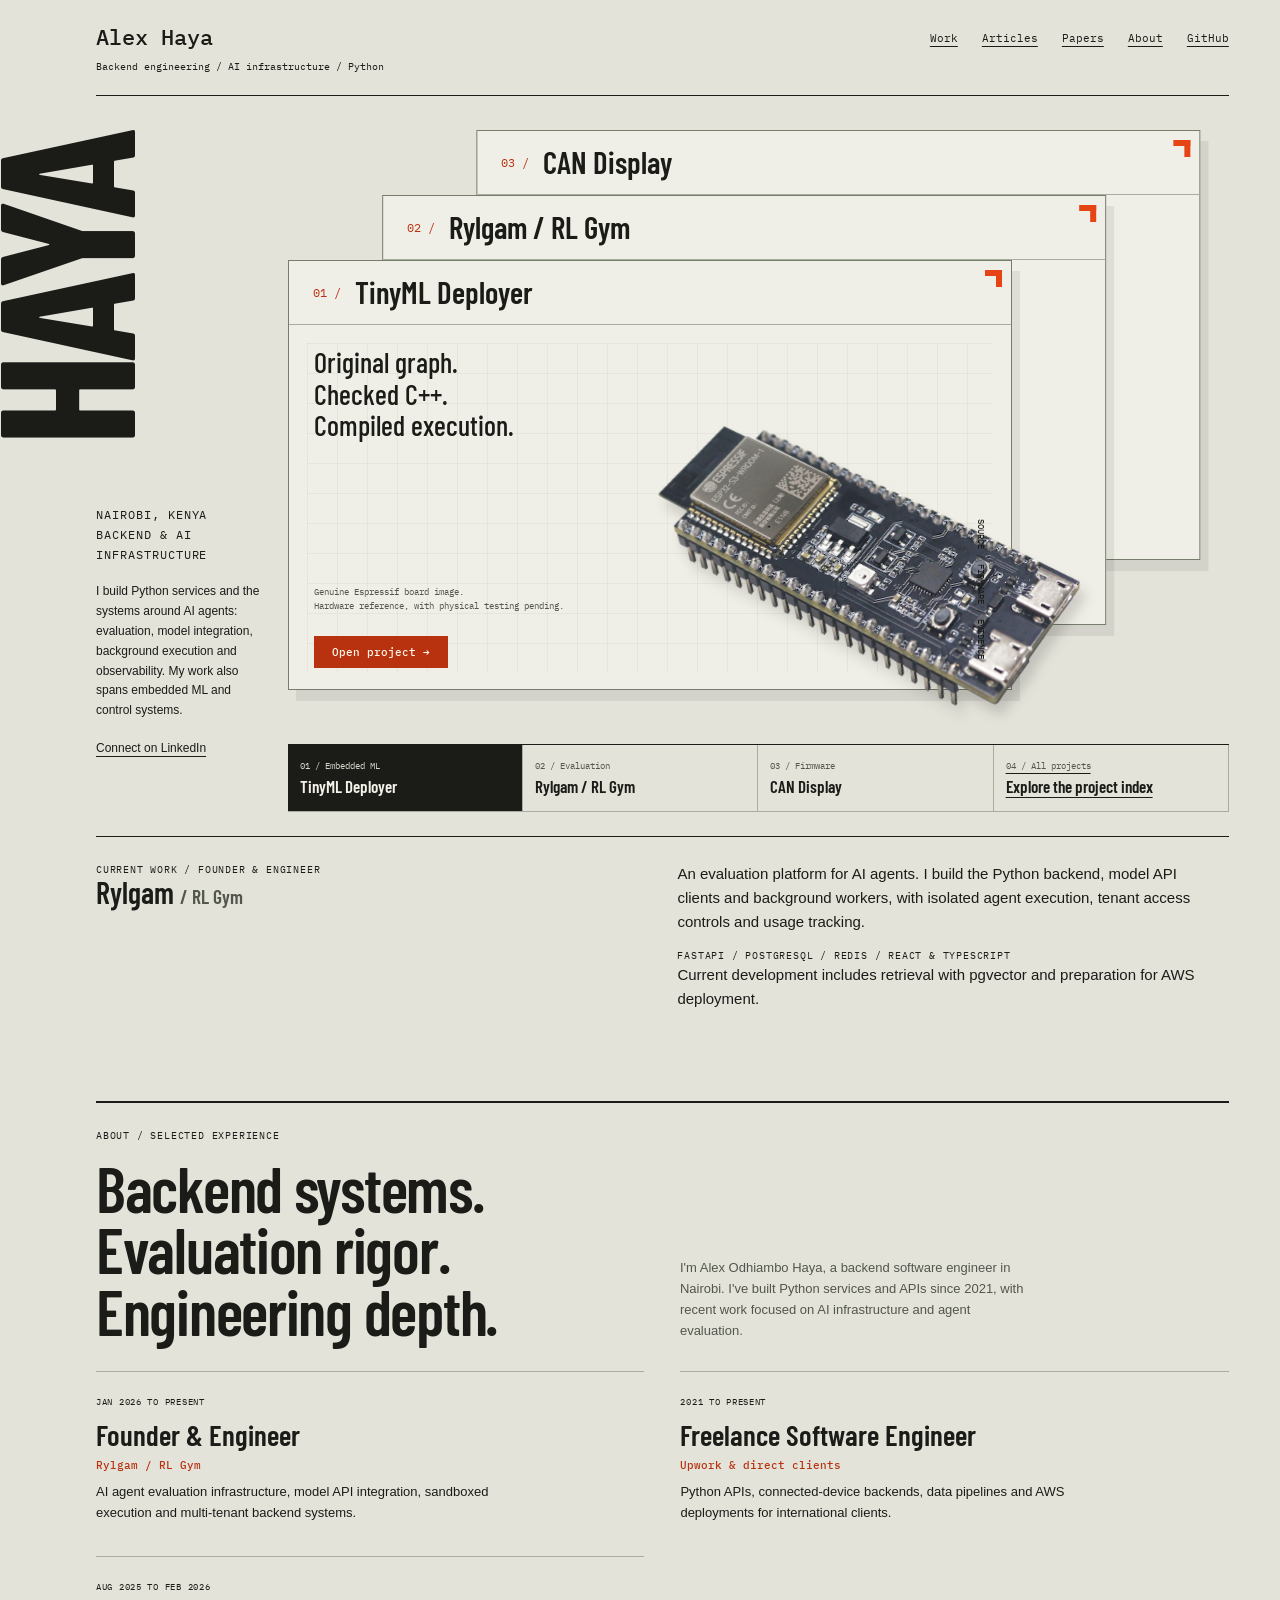
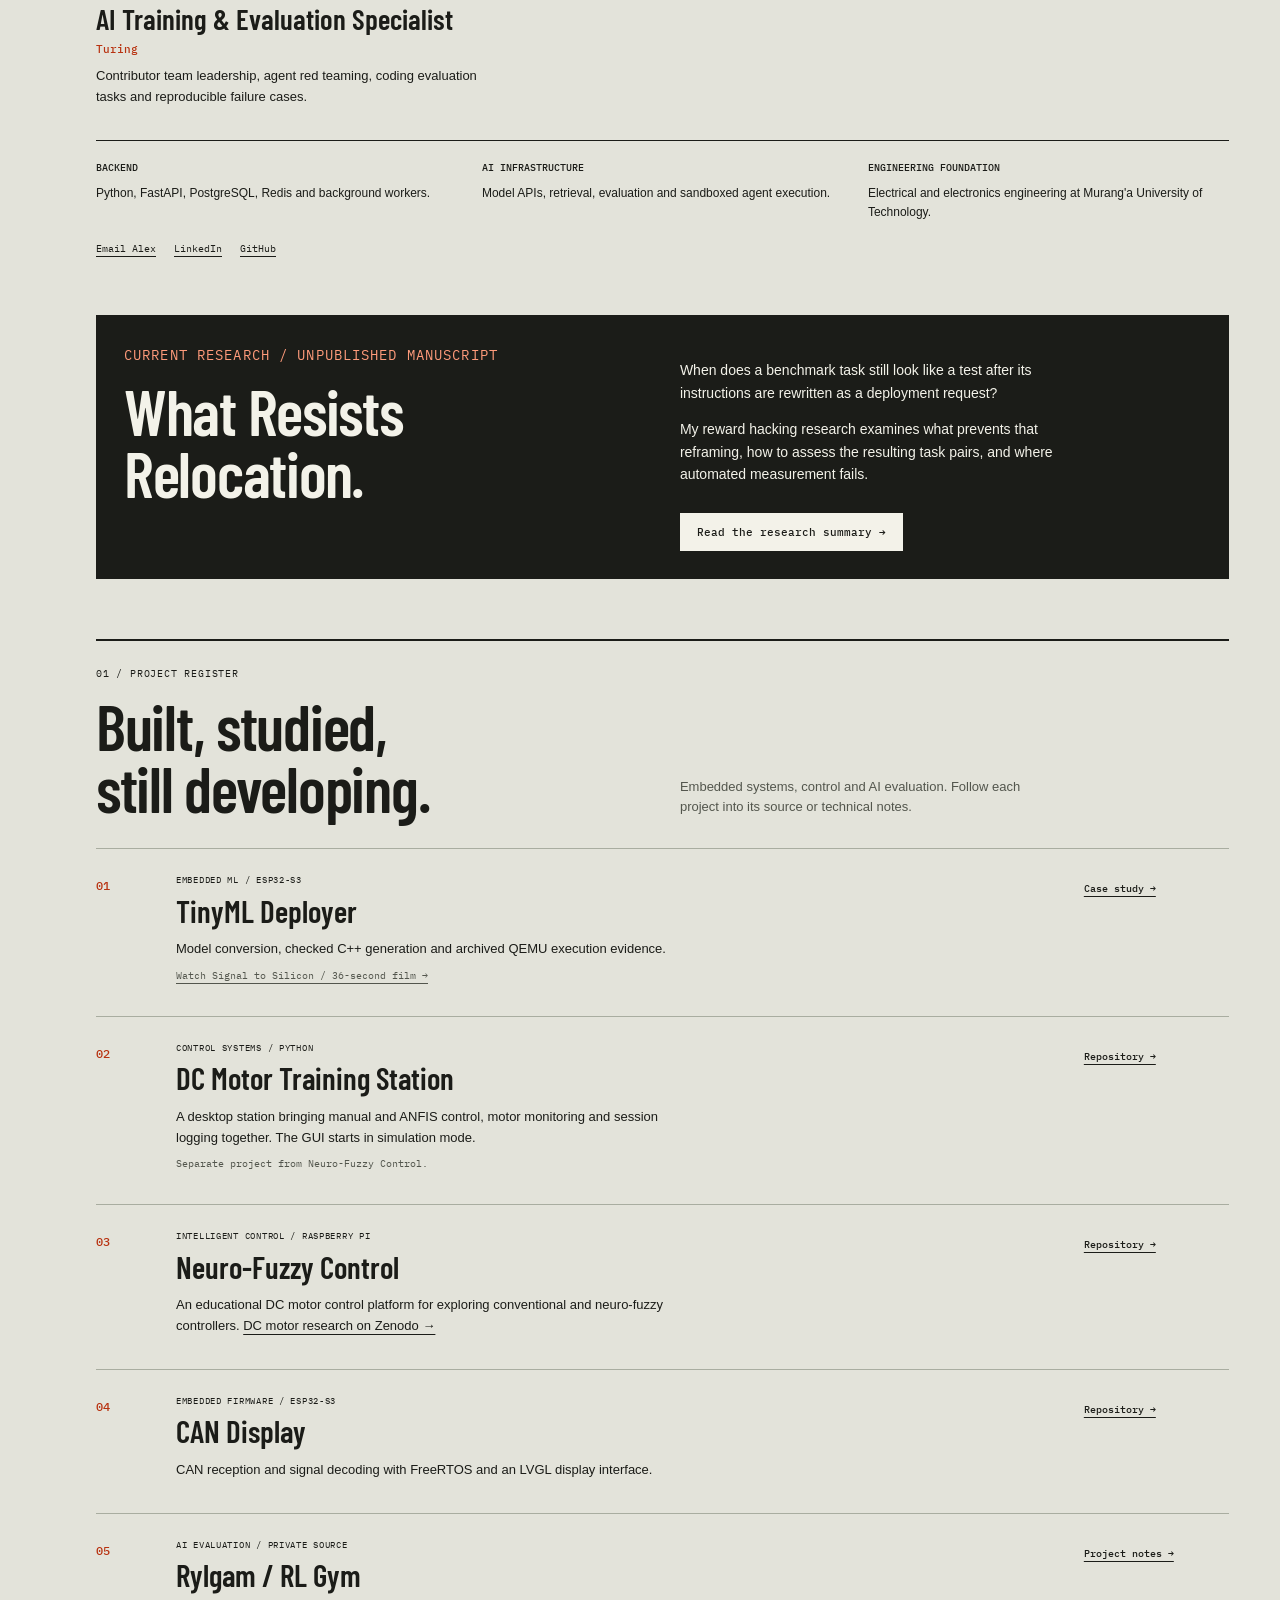
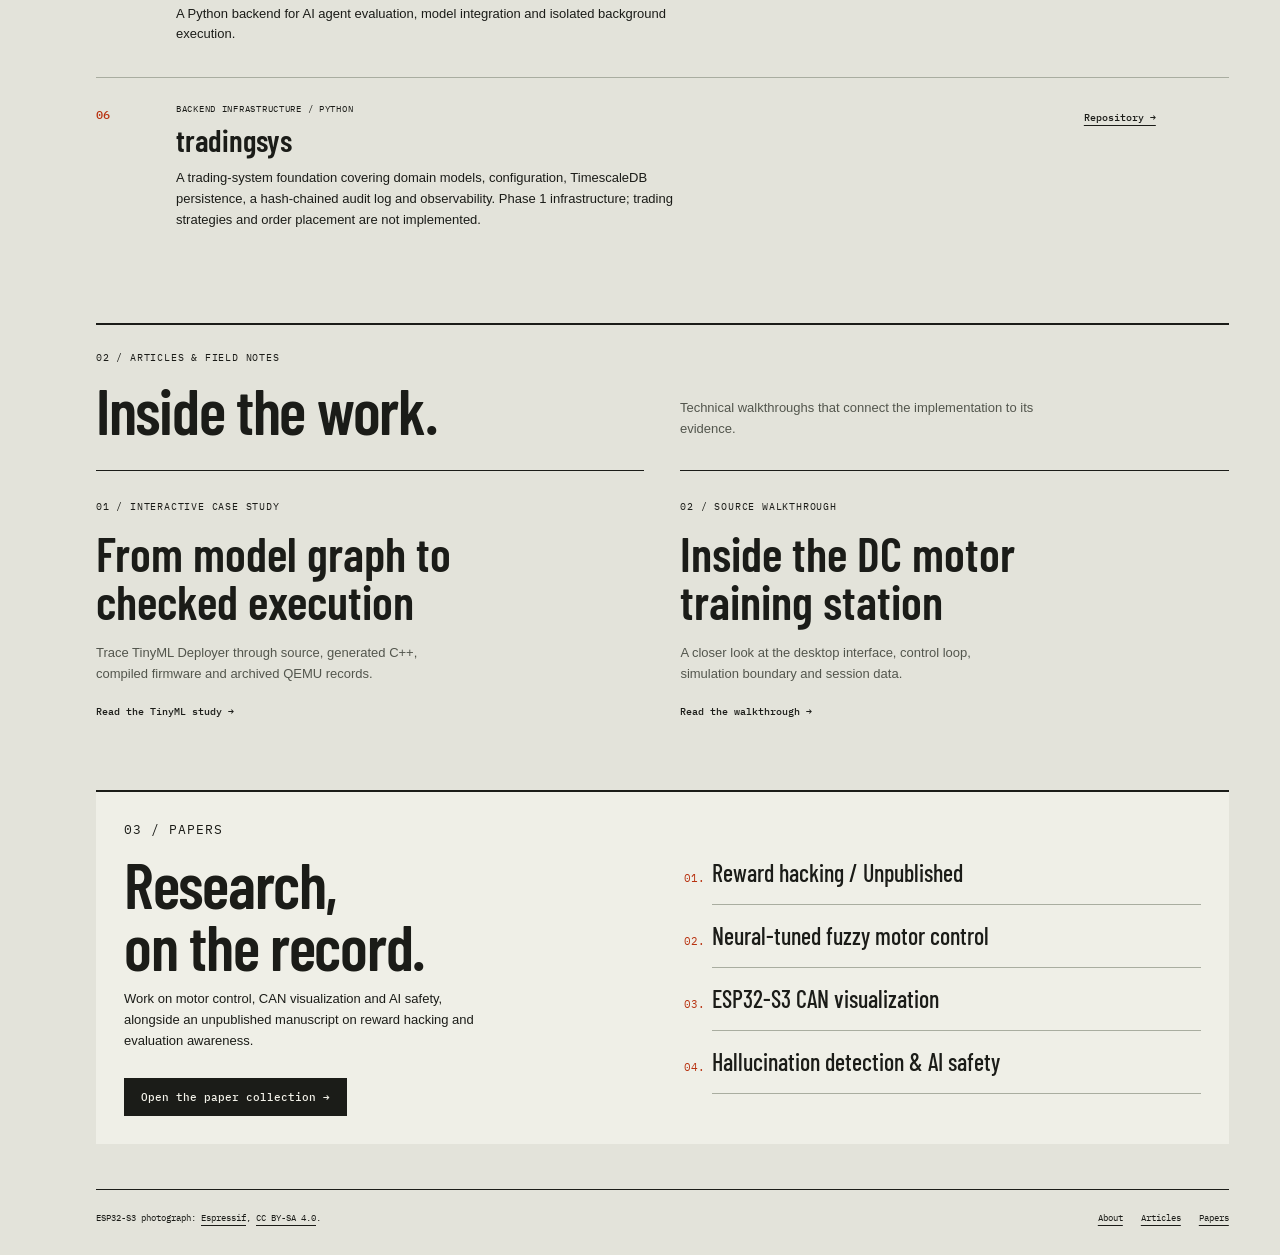
<file: index.html>
<!doctype html>
<html lang="en">
<head>
<meta charset="utf-8"><meta name="viewport" content="width=device-width,initial-scale=1">
<meta name="robots" content="index,follow"><meta name="description" content="Alex Haya's engineering portfolio: Python backend systems, AI infrastructure, agent evaluation and embedded engineering.">
<title>Alex Haya | Backend Engineering &amp; AI Infrastructure</title>
<link rel="stylesheet" href="assets/assembly.css">
<script type="module" src="assets/home.mjs"></script>
<link rel="canonical" href="https://alexhaya4.github.io/alexhaya4/"></head>
<body>
<a href="#main" class="skip">Skip to content</a>
<header class="mast">
<div><a class="wordmark" href="./" aria-current="page">Alex Haya</a><div class="disciplines">Backend engineering / AI infrastructure / Python</div></div>
<nav aria-label="Main"><a href="#work">Work</a><a href="#articles">Articles</a><a href="papers/">Papers</a><a href="#about">About</a><a href="https://github.com/alexhaya4">GitHub</a></nav>
</header>
<main class="folio" id="main">
<h1 class="sr-only">Alex Haya: selected engineering work</h1>
<div class="surname" aria-hidden="true">HAYA</div>
<div class="assembly-home" id="work">
<aside class="intro-rail"><p class="eyebrow">Nairobi, Kenya<br>Backend &amp; AI infrastructure</p><p>I build Python services and the systems around AI agents: evaluation, model integration, background execution and observability. My work also spans embedded ML and control systems.</p><p><a href="https://www.linkedin.com/in/alexhaya4">Connect on LinkedIn</a></p></aside>
<div>
<div class="stack" aria-label="Selected project assembly">
<article class="layer" data-project="tinyml" data-position="front">
<button class="layer-select" type="button" data-select-project="tinyml" aria-pressed="true"><span class="number">01 /</span>TinyML Deployer</button>
<div class="layer-content"><div class="construction" aria-hidden="true"></div><p class="layer-summary">Original graph.<br>Checked C++.<br>Compiled execution.</p><img class="board-object" src="assets/esp32-s3-board.png" width="800" height="695" alt="Espressif ESP32-S3-DevKitC-1 board, manufacturer reference photograph."><p class="object-caption">Genuine Espressif board image.<br>Hardware reference, with physical testing pending.</p><a class="layer-link" href="tinyml/">Open project →</a><span class="pipeline-mini">Source / Firmware / Evidence</span></div>
</article>
<article class="layer" data-project="rlgym" data-position="middle">
<button class="layer-select" type="button" data-select-project="rlgym" aria-pressed="false"><span class="number">02 /</span>Rylgam / RL Gym</button>
<div class="layer-content" inert><p class="layer-summary">AI evaluation<br>and ML workflows.</p><div class="typographic-object" aria-hidden="true">RL<br>GYM</div><p class="object-caption">Python / FastAPI / PostgreSQL / Redis<br>Private source. Evaluation infrastructure.</p><a class="layer-link" href="#rl-gym">Read project notes →</a><span class="pipeline-mini">Evaluate / Queue / Record</span></div>
</article>
<article class="layer" data-project="can" data-position="back">
<button class="layer-select" type="button" data-select-project="can" aria-pressed="false"><span class="number">03 /</span>CAN Display</button>
<div class="layer-content" inert><p class="layer-summary">CAN frames.<br>Decoded signals.<br>Embedded interface.</p><div class="typographic-object" aria-hidden="true">CAN<br>TWAI</div><p class="object-caption">ESP32-S3 / FreeRTOS / LVGL<br>Queue-based reception and display updates.</p><a class="layer-link" href="https://github.com/alexhaya4/esp32_can_display">Explore firmware →</a><span class="pipeline-mini">Receive / Decode / Display</span></div>
</article>
</div>
<div class="project-ledger" aria-label="Project selector">
<button class="ledger-button" type="button" data-select-project="tinyml" aria-pressed="true"><span>01 / Embedded ML</span>TinyML Deployer</button>
<button class="ledger-button" type="button" data-select-project="rlgym" aria-pressed="false"><span>02 / Evaluation</span>Rylgam / RL Gym</button>
<button class="ledger-button" type="button" data-select-project="can" aria-pressed="false"><span>03 / Firmware</span>CAN Display</button>
<a class="ledger-button" href="#project-index"><span>04 / All projects</span>Explore the project index</a>
</div>
<p class="sr-only" id="project-announcement" aria-live="polite"></p>
</div>
</div>
<section class="neuro" id="rl-gym"><div><p class="eyebrow">Current work / Founder &amp; engineer</p><h2>Rylgam <span class="project-alias">/ RL Gym</span></h2></div><div><p>An evaluation platform for AI agents. I build the Python backend, model API clients and background workers, with isolated agent execution, tenant access controls and usage tracking.</p><p class="eyebrow" style="margin-top:14px">FastAPI / PostgreSQL / Redis / React &amp; TypeScript</p><p>Current development includes retrieval with pgvector and preparation for AWS deployment.</p></div></section>
<section class="catalogue about-section" id="about" aria-labelledby="about-title"><div class="catalogue-heading"><div><p class="eyebrow">About / Selected experience</p><h2 id="about-title">Backend systems.<br>Evaluation rigor.<br>Engineering depth.</h2></div><p>I'm Alex Odhiambo Haya, a backend software engineer in Nairobi. I've built Python services and APIs since 2021, with recent work focused on AI infrastructure and agent evaluation.</p></div>
<div class="experience-register">
<article><p class="eyebrow">Jan 2026 to present</p><h3>Founder &amp; Engineer</h3><p class="experience-org">Rylgam / RL Gym</p><p>AI agent evaluation infrastructure, model API integration, sandboxed execution and multi-tenant backend systems.</p></article>
<article><p class="eyebrow">2021 to present</p><h3>Freelance Software Engineer</h3><p class="experience-org">Upwork &amp; direct clients</p><p>Python APIs, connected-device backends, data pipelines and AWS deployments for international clients.</p></article>
<article><p class="eyebrow">Aug 2025 to Feb 2026</p><h3>AI Training &amp; Evaluation Specialist</h3><p class="experience-org">Turing</p><p>Contributor team leadership, agent red teaming, coding evaluation tasks and reproducible failure cases.</p></article>
</div><div class="practice-register"><p><strong>Backend</strong>Python, FastAPI, PostgreSQL, Redis and background workers.</p><p><strong>AI infrastructure</strong>Model APIs, retrieval, evaluation and sandboxed agent execution.</p><p><strong>Engineering foundation</strong>Electrical and electronics engineering at Murang'a University of Technology.</p></div><div class="text-links"><a href="mailto:alexhaya4@gmail.com">Email Alex</a><a href="https://www.linkedin.com/in/alexhaya4">LinkedIn</a><a href="https://github.com/alexhaya4">GitHub</a></div></section>
<section class="catalogue research-note" id="current-research" aria-labelledby="research-title"><div><p class="eyebrow">Current research / Unpublished manuscript</p><h2 id="research-title">What Resists<br>Relocation.</h2></div><div><p>When does a benchmark task still look like a test after its instructions are rewritten as a deployment request?</p><p>My reward hacking research examines what prevents that reframing, how to assess the resulting task pairs, and where automated measurement fails.</p><a class="ink-link" href="papers/#reward-hacking">Read the research summary →</a></div></section>

<section class="catalogue" id="project-index" aria-labelledby="projects-title">
<div class="catalogue-heading"><div><p class="eyebrow">01 / Project register</p><h2 id="projects-title">Built, studied,<br>still developing.</h2></div><p>Embedded systems, control and AI evaluation. Follow each project into its source or technical notes.</p></div>
<div class="register">
<article class="register-row"><span class="register-number">01</span><div><p class="eyebrow">Embedded ML / ESP32-S3</p><h3><a href="tinyml/">TinyML Deployer</a></h3><p>Model conversion, checked C++ generation and archived QEMU execution evidence.</p><p class="register-note"><a href="tinyml/#film">Watch Signal to Silicon / 36-second film →</a></p></div><a class="register-action" href="tinyml/">Case study →</a></article>
<article class="register-row" id="motor-station"><span class="register-number">02</span><div><p class="eyebrow">Control systems / Python</p><h3><a href="articles/dc-motor-training-station/">DC Motor Training Station</a></h3><p>A desktop station bringing manual and ANFIS control, motor monitoring and session logging together. The GUI starts in simulation mode.</p><p class="register-note">Separate project from Neuro-Fuzzy Control.</p></div><a class="register-action" href="https://github.com/alexhaya4/dc_motor_training_station">Repository →</a></article>
<article class="register-row"><span class="register-number">03</span><div><p class="eyebrow">Intelligent control / Raspberry Pi</p><h3><a href="https://github.com/alexhaya4/dc-motor-neuro-fuzzy">Neuro-Fuzzy Control</a></h3><p>An educational DC motor control platform for exploring conventional and neuro-fuzzy controllers. <a href="https://zenodo.org/records/20124685">DC motor research on Zenodo →</a></p></div><a class="register-action" href="https://github.com/alexhaya4/dc-motor-neuro-fuzzy">Repository →</a></article>
<article class="register-row"><span class="register-number">04</span><div><p class="eyebrow">Embedded firmware / ESP32-S3</p><h3><a href="https://github.com/alexhaya4/esp32_can_display">CAN Display</a></h3><p>CAN reception and signal decoding with FreeRTOS and an LVGL display interface.</p></div><a class="register-action" href="https://github.com/alexhaya4/esp32_can_display">Repository →</a></article>
<article class="register-row"><span class="register-number">05</span><div><p class="eyebrow">AI evaluation / Private source</p><h3><a href="#rl-gym">Rylgam / RL Gym</a></h3><p>A Python backend for AI agent evaluation, model integration and isolated background execution.</p></div><a class="register-action" href="#rl-gym">Project notes →</a></article>
<article class="register-row"><span class="register-number">06</span><div><p class="eyebrow">Backend infrastructure / Python</p><h3><a href="https://github.com/alexhaya4/tradingsys">tradingsys</a></h3><p>A trading-system foundation covering domain models, configuration, TimescaleDB persistence, a hash-chained audit log and observability. Phase 1 infrastructure; trading strategies and order placement are not implemented.</p></div><a class="register-action" href="https://github.com/alexhaya4/tradingsys">Repository →</a></article>
</div></section>
<section class="catalogue writing-section" id="articles" aria-labelledby="articles-title">
<div class="catalogue-heading"><div><p class="eyebrow">02 / Articles &amp; field notes</p><h2 id="articles-title">Inside the work.</h2></div><p>Technical walkthroughs that connect the implementation to its evidence.</p></div>
<a class="article-entry" href="tinyml/"><span class="eyebrow">01 / Interactive case study</span><h3>From model graph to checked execution</h3><p>Trace TinyML Deployer through source, generated C++, compiled firmware and archived QEMU records.</p><span class="register-action">Read the TinyML study →</span></a>
<a class="article-entry" href="articles/dc-motor-training-station/"><span class="eyebrow">02 / Source walkthrough</span><h3>Inside the DC motor training station</h3><p>A closer look at the desktop interface, control loop, simulation boundary and session data.</p><span class="register-action">Read the walkthrough →</span></a>
</section>
<section class="catalogue paper-teaser" id="papers" aria-labelledby="papers-title"><div><p class="eyebrow">03 / Papers</p><h2 id="papers-title">Research,<br>on the record.</h2><p>Work on motor control, CAN visualization and AI safety, alongside an unpublished manuscript on reward hacking and evaluation awareness.</p><a class="ink-link" href="papers/">Open the paper collection →</a></div><ol><li>Reward hacking / Unpublished</li><li>Neural-tuned fuzzy motor control</li><li>ESP32-S3 CAN visualization</li><li>Hallucination detection &amp; AI safety</li></ol></section>
</main>
<footer class="review-foot"><p>ESP32-S3 photograph: <a href="https://github.com/espressif/esp-dev-kits/blob/master/docs/_static/esp32-s3-devkitc-1/esp32-s3-devkitc-1-v1.1-isometric.png">Espressif</a>, <a href="https://creativecommons.org/licenses/by-sa/4.0/">CC BY-SA 4.0</a>.</p><div class="foot-links"><a href="#about">About</a><a href="#articles">Articles</a><a href="papers/">Papers</a></div></footer>
</body></html>
</file>
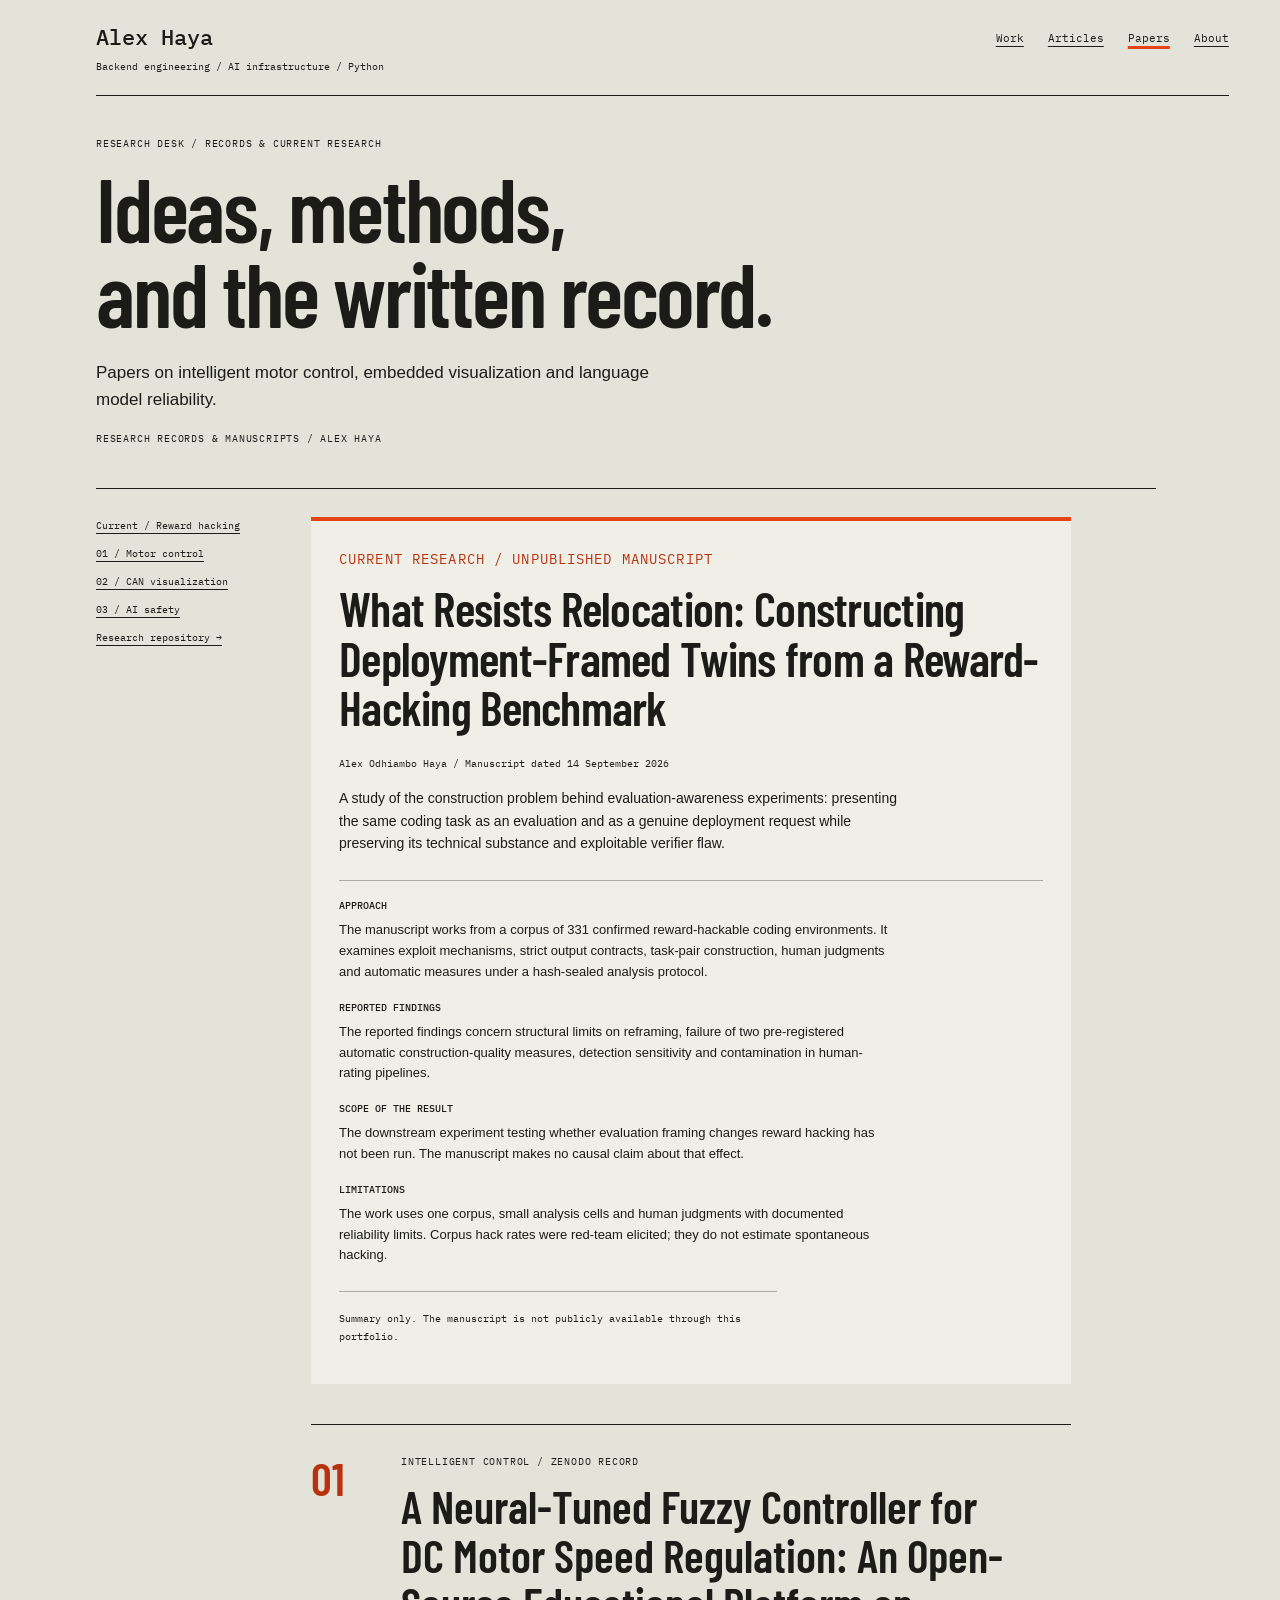
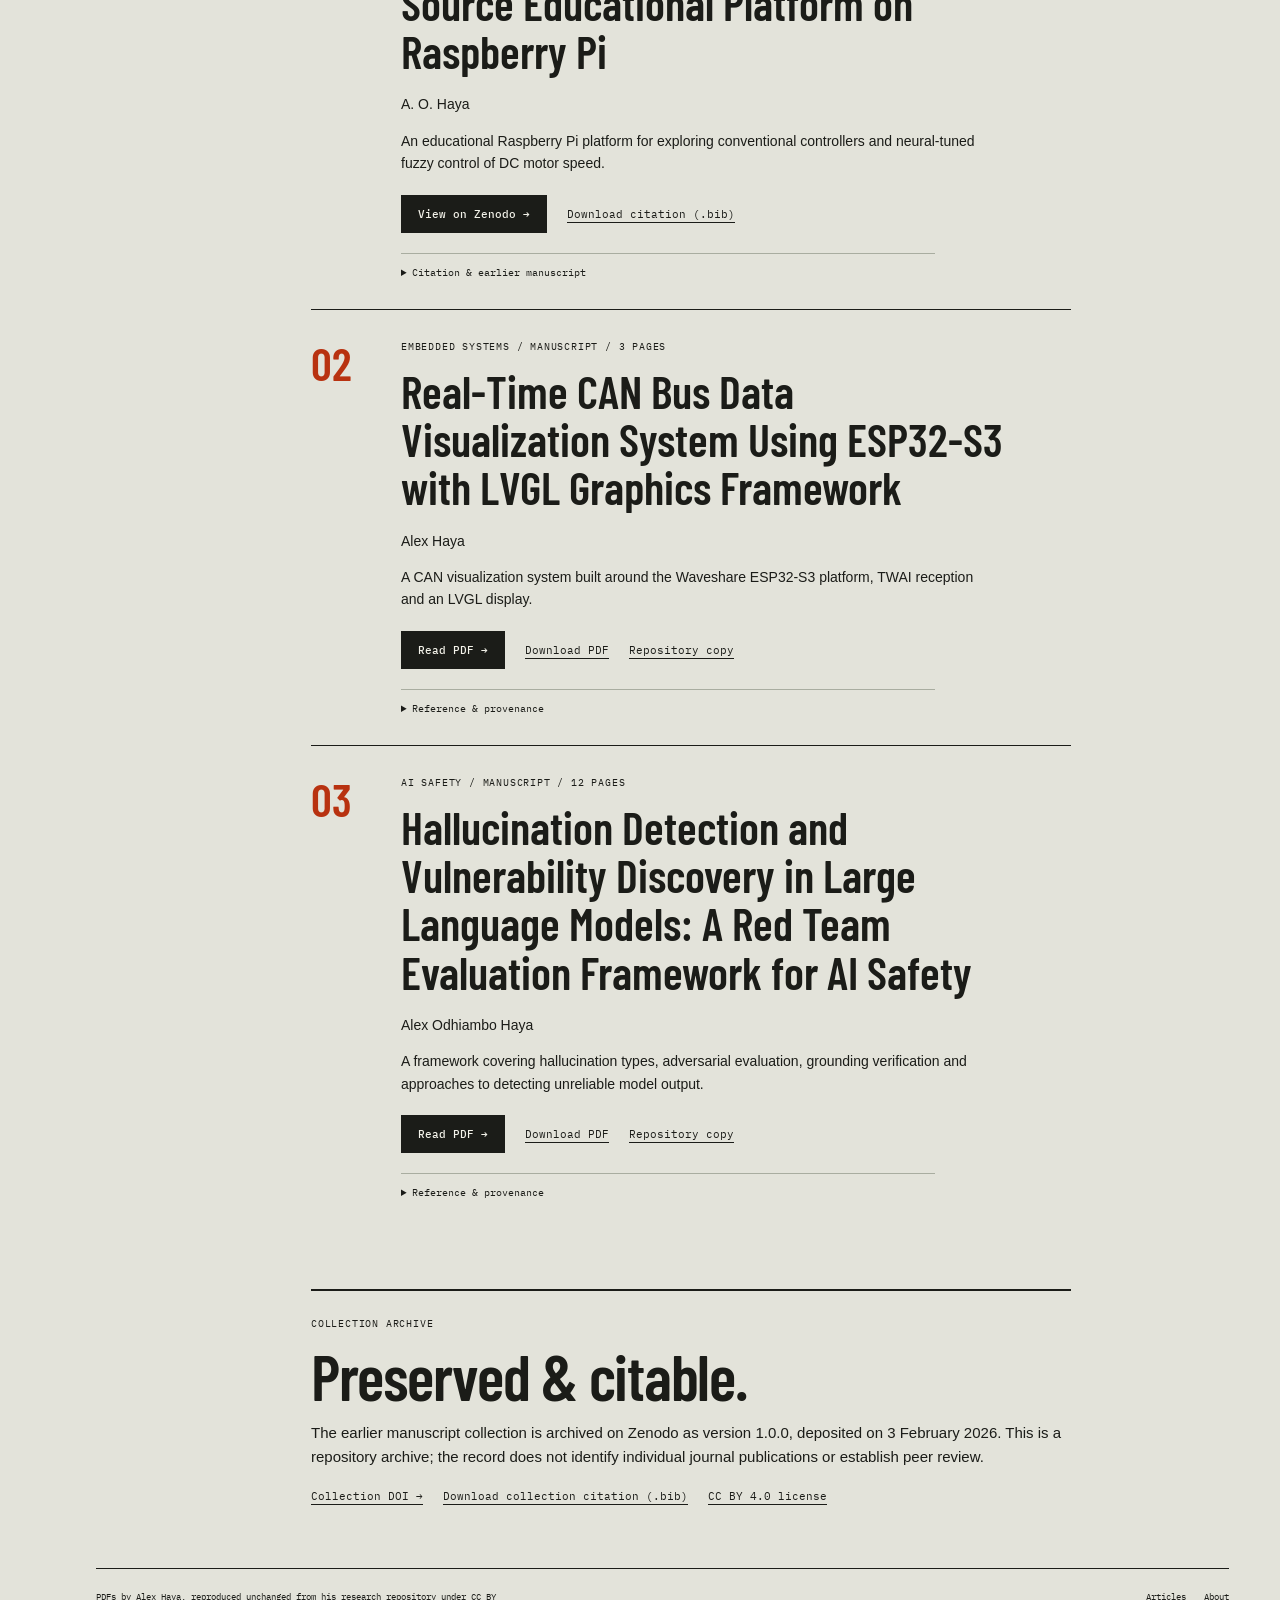
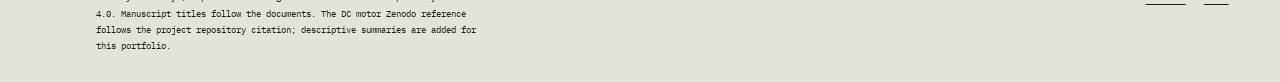
<file: papers/index.html>
<!doctype html>
<html lang="en"><head><meta charset="utf-8"><meta name="viewport" content="width=device-width,initial-scale=1"><meta name="robots" content="index,follow"><meta name="description" content="Research manuscripts by Alex Haya on motor control, CAN visualization and AI safety, with original PDF downloads."><title>Papers | Alex Haya</title><link rel="canonical" href="https://alexhaya4.github.io/alexhaya4/papers/"><link rel="stylesheet" href="../assets/assembly.css"></head><body>
<a class="skip" href="#main">Skip to content</a>
<header class="mast"><div><a class="wordmark" href="../">Alex Haya</a><div class="disciplines">Backend engineering / AI infrastructure / Python</div></div><nav aria-label="Main"><a href="../#project-index">Work</a><a href="../#articles">Articles</a><a href="./" aria-current="page">Papers</a><a href="../#about">About</a></nav></header>
<main class="folio" id="main"><header class="document-header"><p class="eyebrow">Research desk / Records &amp; current research</p><h1>Ideas, methods,<br>and the written record.</h1><p class="deck">Papers on intelligent motor control, embedded visualization and language model reliability.</p><p class="eyebrow">Research records &amp; manuscripts / Alex Haya</p></header>
<div class="document-layout"><aside class="document-aside" aria-label="Paper index"><a href="#reward-hacking">Current / Reward hacking</a><a href="#motor-control">01 / Motor control</a><a href="#can-visualization">02 / CAN visualization</a><a href="#ai-safety">03 / AI safety</a><a href="https://github.com/alexhaya4/research-papers">Research repository →</a></aside><div><section class="research-manuscript" id="reward-hacking" aria-labelledby="reward-title"><p class="eyebrow">Current research / Unpublished manuscript</p><h2 id="reward-title">What Resists Relocation: Constructing Deployment-Framed Twins from a Reward-Hacking Benchmark</h2><p class="research-byline">Alex Odhiambo Haya / Manuscript dated 14 September 2026</p><p>A study of the construction problem behind evaluation-awareness experiments: presenting the same coding task as an evaluation and as a genuine deployment request while preserving its technical substance and exploitable verifier flaw.</p><dl class="research-findings"><dt>Approach</dt><dd>The manuscript works from a corpus of 331 confirmed reward-hackable coding environments. It examines exploit mechanisms, strict output contracts, task-pair construction, human judgments and automatic measures under a hash-sealed analysis protocol.</dd><dt>Reported findings</dt><dd>The reported findings concern structural limits on reframing, failure of two pre-registered automatic construction-quality measures, detection sensitivity and contamination in human-rating pipelines.</dd><dt>Scope of the result</dt><dd>The downstream experiment testing whether evaluation framing changes reward hacking has not been run. The manuscript makes no causal claim about that effect.</dd><dt>Limitations</dt><dd>The work uses one corpus, small analysis cells and human judgments with documented reliability limits. Corpus hack rates were red-team elicited; they do not estimate spontaneous hacking.</dd></dl><p class="research-availability">Summary only. The manuscript is not publicly available through this portfolio.</p></section><article class="paper-record" id="motor-control">
<span class="paper-mark" aria-hidden="true">01</span><div><p class="eyebrow">Intelligent control / Zenodo record</p><h2>A Neural-Tuned Fuzzy Controller for DC Motor Speed Regulation: An Open-Source Educational Platform on Raspberry Pi</h2><p class="paper-author">A. O. Haya</p><p>An educational Raspberry Pi platform for exploring conventional controllers and neural-tuned fuzzy control of DC motor speed.</p>
<div class="paper-links"><a class="ink-link" href="https://zenodo.org/records/20124685">View on Zenodo →</a><a href="motor-control.bib" download>Download citation (.bib)</a></div>
<details class="citation"><summary>Citation &amp; earlier manuscript</summary><p>A. O. Haya. <cite>A Neural-Tuned Fuzzy Controller for DC Motor Speed Regulation: An Open-Source Educational Platform on Raspberry Pi</cite>. Zenodo, 2026, version 1.0.0. DOI: <a href="https://doi.org/10.5281/zenodo.20124685">10.5281/zenodo.20124685</a>.</p><p>Citation details follow the <a href="https://github.com/alexhaya4/dc-motor-neuro-fuzzy/blob/cc58d71bea2ee4c4a671c126b94ed0a053ced124/README.md">project repository</a>.</p><p>Earlier manuscript: Alex Haya. <cite>Design and Implementation of a Cost-Effective Neuro-Fuzzy Based DC Motor Speed Control Training Module Using Raspberry Pi</cite>. 4 pages, preserved unchanged from the Research Papers collection.</p><div class="paper-links"><a href="files/neuro-fuzzy-motor-control.pdf">Read earlier manuscript PDF</a><a href="files/neuro-fuzzy-motor-control.pdf" download>Download earlier PDF</a><a href="https://github.com/alexhaya4/research-papers/blob/e97d0d4e8c11f7d21acf41293b92d48977037140/paper1-neuro-fuzzy-motor-control/Paper1_NeuroFuzzy_DC_Motor_Control.pdf">Earlier repository copy</a></div></details></div></article>
<article class="paper-record" id="can-visualization">
<span class="paper-mark" aria-hidden="true">02</span><div><p class="eyebrow">Embedded systems / Manuscript / 3 pages</p><h2>Real-Time CAN Bus Data Visualization System Using ESP32-S3 with LVGL Graphics Framework</h2><p class="paper-author">Alex Haya</p><p>A CAN visualization system built around the Waveshare ESP32-S3 platform, TWAI reception and an LVGL display.</p>
<div class="paper-links"><a class="ink-link" href="files/esp32-can-visualization.pdf">Read PDF →</a><a href="files/esp32-can-visualization.pdf" download>Download PDF</a><a href="https://github.com/alexhaya4/research-papers/blob/e97d0d4e8c11f7d21acf41293b92d48977037140/paper2-esp32-can-bus/Paper2_ESP32_CAN_Bus_Visualization.pdf">Repository copy</a></div>
<details class="citation"><summary>Reference &amp; provenance</summary><p>Alex Haya. <cite>Real-Time CAN Bus Data Visualization System Using ESP32-S3 with LVGL Graphics Framework</cite>. Manuscript, available in the <a href="https://doi.org/10.5281/zenodo.18475590">Research Papers collection</a>. The DOI identifies the collection archive.</p><p>Original PDF, unchanged. Source snapshot: <code>e97d0d4e8c11</code>.</p></details></div></article>
<article class="paper-record" id="ai-safety">
<span class="paper-mark" aria-hidden="true">03</span><div><p class="eyebrow">AI safety / Manuscript / 12 pages</p><h2>Hallucination Detection and Vulnerability Discovery in Large Language Models: A Red Team Evaluation Framework for AI Safety</h2><p class="paper-author">Alex Odhiambo Haya</p><p>A framework covering hallucination types, adversarial evaluation, grounding verification and approaches to detecting unreliable model output.</p>
<div class="paper-links"><a class="ink-link" href="files/ai-safety-hallucination.pdf">Read PDF →</a><a href="files/ai-safety-hallucination.pdf" download>Download PDF</a><a href="https://github.com/alexhaya4/research-papers/blob/e97d0d4e8c11f7d21acf41293b92d48977037140/paper3-ai-safety-hallucination/Paper3_AI_Safety_Hallucination_Analysis.pdf">Repository copy</a></div>
<details class="citation"><summary>Reference &amp; provenance</summary><p>Alex Odhiambo Haya. <cite>Hallucination Detection and Vulnerability Discovery in Large Language Models: A Red Team Evaluation Framework for AI Safety</cite>. Manuscript, available in the <a href="https://doi.org/10.5281/zenodo.18475590">Research Papers collection</a>. The DOI identifies the collection archive.</p><p>Original PDF, unchanged. Source snapshot: <code>e97d0d4e8c11</code>.</p></details></div></article>
<section class="catalogue"><p class="eyebrow">Collection archive</p><h2>Preserved &amp; citable.</h2><p>The earlier manuscript collection is archived on Zenodo as version 1.0.0, deposited on 3 February 2026. This is a repository archive; the record does not identify individual journal publications or establish peer review.</p><div class="paper-links"><a href="https://doi.org/10.5281/zenodo.18475590">Collection DOI →</a><a href="collection.bib" download>Download collection citation (.bib)</a><a href="files/LICENSE.txt">CC BY 4.0 license</a></div></section>
</div></div></main><footer class="review-foot"><p>PDFs by Alex Haya, reproduced unchanged from his research repository under CC BY 4.0. Manuscript titles follow the documents. The DC motor Zenodo reference follows the project repository citation; descriptive summaries are added for this portfolio.</p><div class="foot-links"><a href="../#articles">Articles</a><a href="../#about">About</a></div></footer></body></html>
</file>
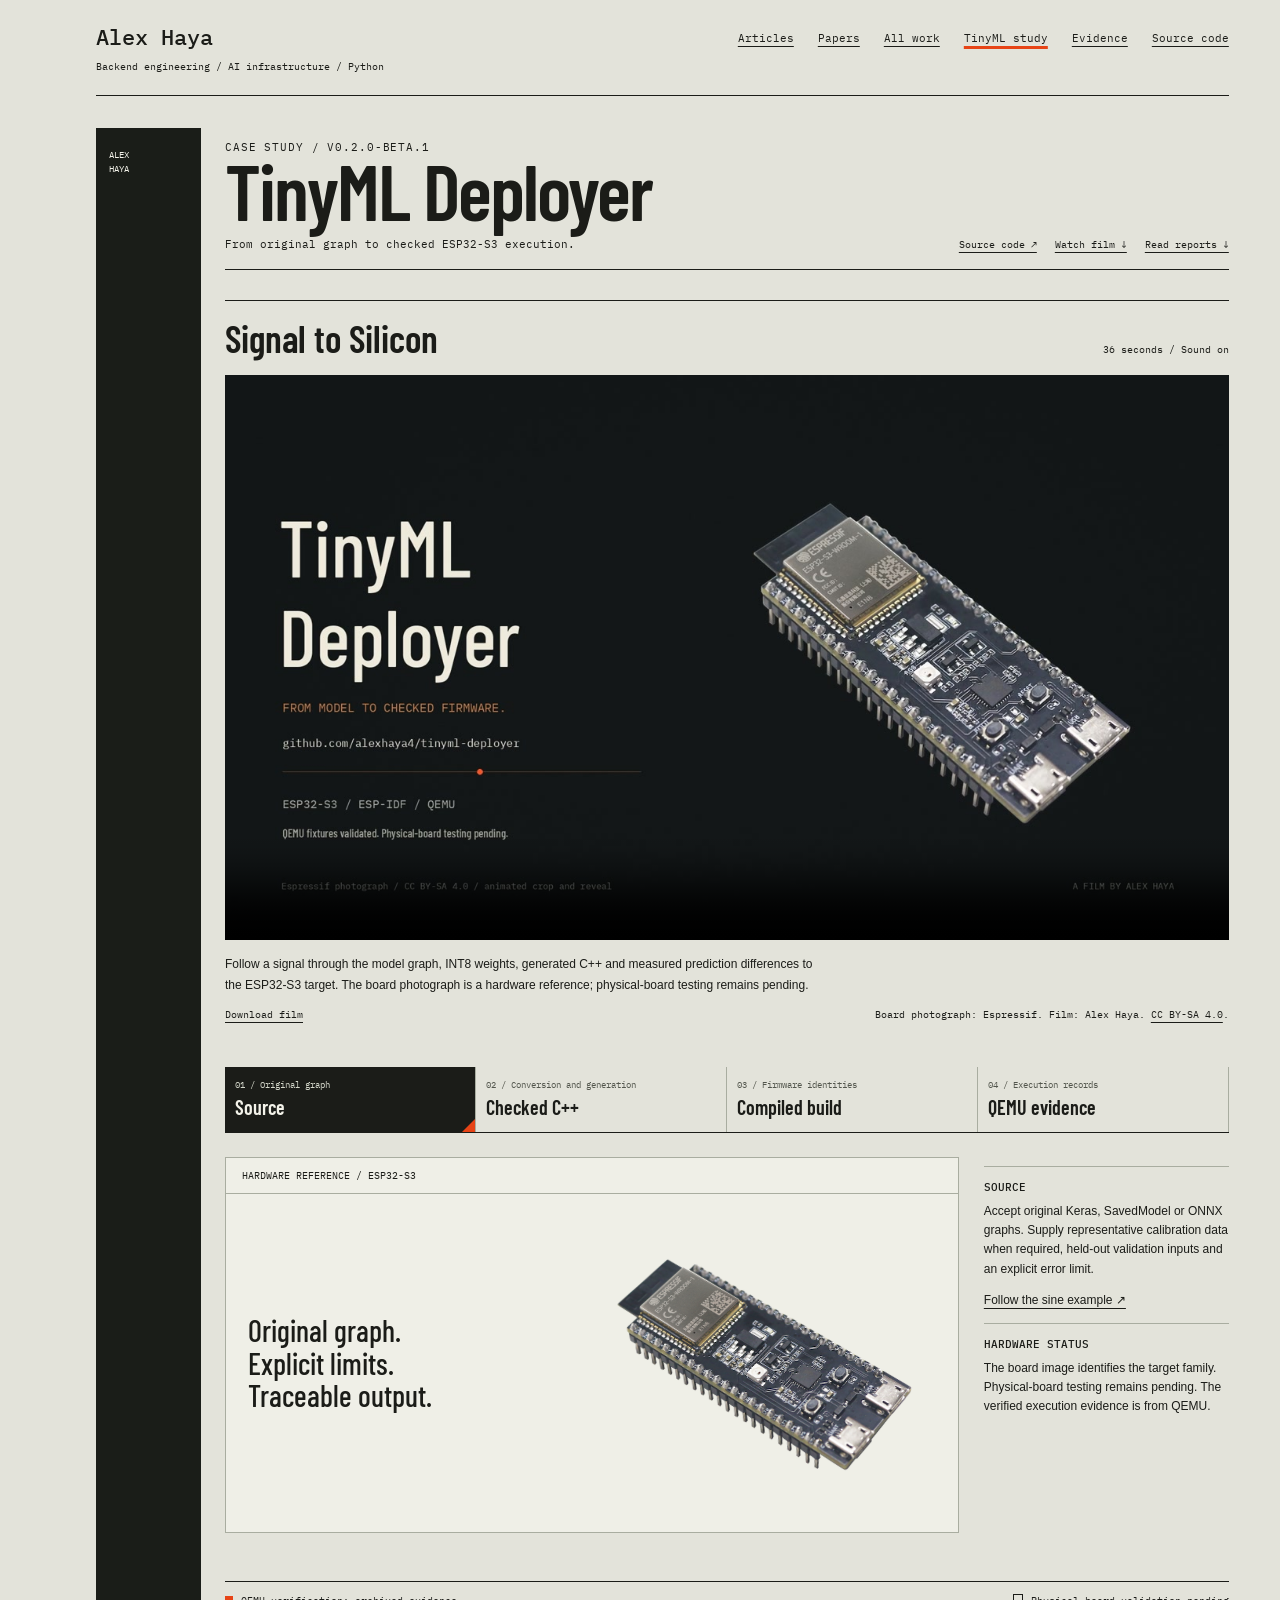
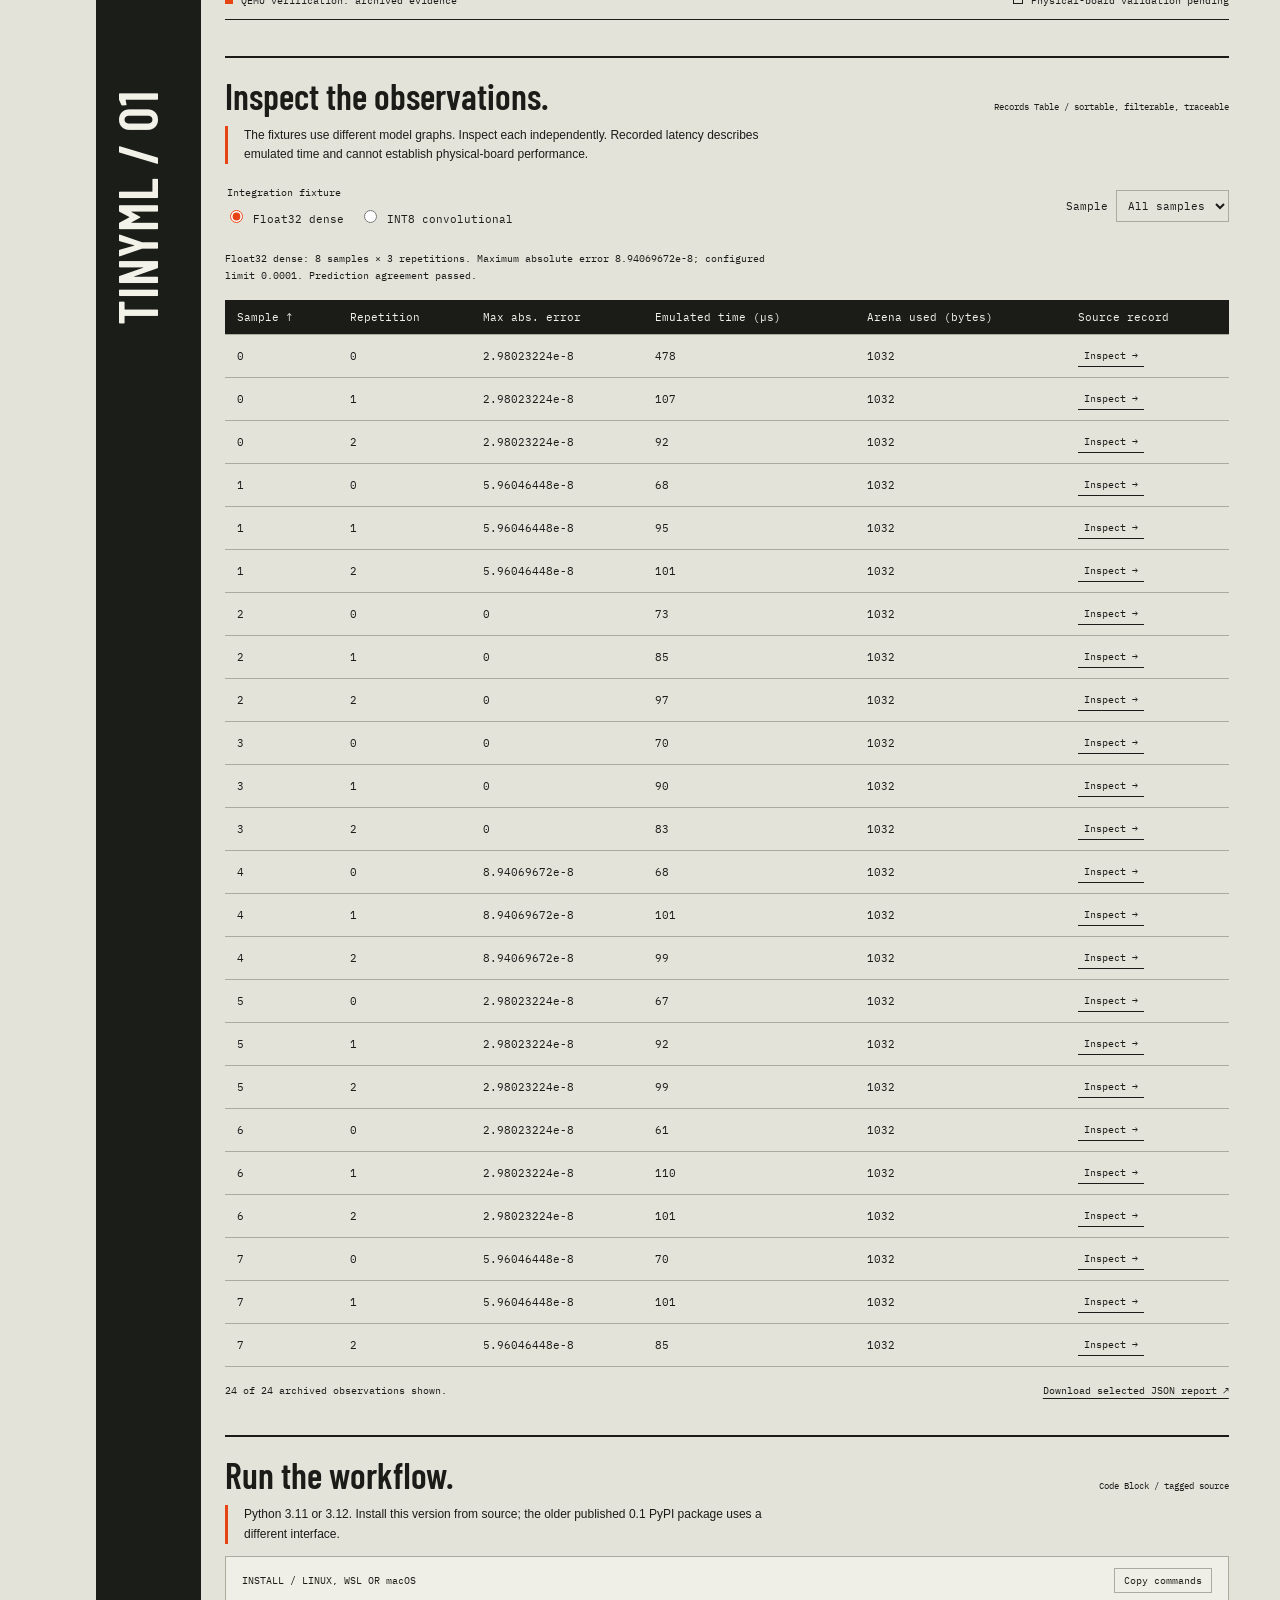
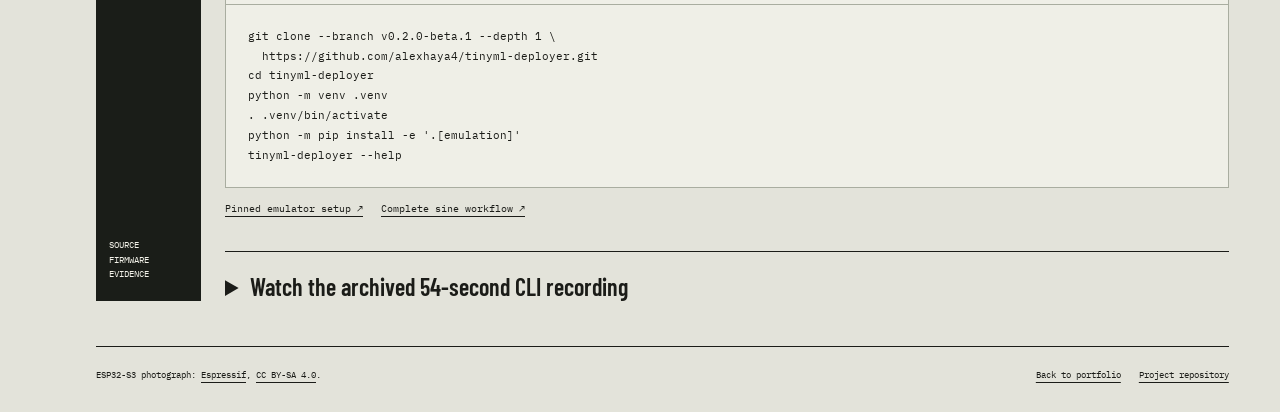
<file: tinyml/index.html>
<!doctype html>
<html lang="en">
<head>
<meta charset="utf-8"><meta name="viewport" content="width=device-width,initial-scale=1">
<meta name="robots" content="index,follow"><meta name="description" content="TinyML Deployer: model conversion, generated ESP32-S3 firmware, a Signal to Silicon film and traceable QEMU validation evidence.">
<title>TinyML Deployer | Alex Haya</title>
<link rel="stylesheet" href="../assets/assembly.css"><script type="module" src="../assets/evidence.mjs"></script>
<link rel="canonical" href="https://alexhaya4.github.io/alexhaya4/tinyml/"></head>
<body>
<a class="skip" href="#main">Skip to content</a>
<header class="mast"><div><a class="wordmark" href="../">Alex Haya</a><div class="disciplines">Backend engineering / AI infrastructure / Python</div></div><nav aria-label="Main"><a href="../#articles">Articles</a><a href="../papers/">Papers</a><a href="../">All work</a><a href="./" aria-current="page">TinyML study</a><a href="#evidence">Evidence</a><a href="https://github.com/alexhaya4/tinyml-deployer">Source code</a></nav></header>
<main class="folio" id="main">
<div class="project-main">
<aside class="project-spine" aria-label="Project identity"><span class="small">ALEX<br>HAYA</span><span class="vertical" aria-hidden="true">TINYML / 01</span><span class="small">SOURCE<br>FIRMWARE<br>EVIDENCE</span></aside>
<div>
<div class="project-title"><div><p class="eyebrow">Case study / v0.2.0-beta.1</p><h1>TinyML Deployer</h1><p>From original graph to checked ESP32-S3 execution.</p></div><div class="text-links"><a href="https://github.com/alexhaya4/tinyml-deployer">Source code ↗</a><a href="#film">Watch film ↓</a><a href="#evidence">Read reports ↓</a></div></div>
<section class="project-film" id="film" aria-labelledby="film-title">
<div class="film-heading"><h2 id="film-title">Signal to Silicon</h2><p>36 seconds / Sound on</p></div>
<video controls playsinline preload="none" poster="../assets/signal-to-silicon-poster.jpg" width="1920" height="1080" aria-label="Signal to Silicon: TinyML Deployer launch film" aria-describedby="film-description">
<source src="../assets/tinyml-signal-to-silicon-caedd65f39d3.mp4" type="video/mp4">
<track kind="captions" src="../assets/signal-to-silicon-en.vtt" srclang="en" label="English">
<a href="../assets/tinyml-signal-to-silicon-caedd65f39d3.mp4">Download Signal to Silicon</a>
</video>
<p id="film-description">Follow a signal through the model graph, INT8 weights, generated C++ and measured prediction differences to the ESP32-S3 target. The board photograph is a hardware reference; physical-board testing remains pending.</p>
<div class="film-links"><a href="../assets/tinyml-signal-to-silicon-caedd65f39d3.mp4" download="tinyml-signal-to-silicon.mp4">Download film</a><span>Board photograph: Espressif. Film: Alex Haya. <a href="https://creativecommons.org/licenses/by-sa/4.0/">CC BY-SA 4.0</a>.</span></div>
</section>
<div class="stage-tabs" role="tablist" aria-label="Pipeline stages">
<button class="stage-tab" id="tab-source" type="button" role="tab" aria-selected="true" aria-controls="stage-source" tabindex="0" data-stage="source"><span>01 / Original graph</span>Source</button>
<button class="stage-tab" id="tab-code" type="button" role="tab" aria-selected="false" aria-controls="stage-code" tabindex="-1" data-stage="code"><span>02 / Conversion and generation</span>Checked C++</button>
<button class="stage-tab" id="tab-build" type="button" role="tab" aria-selected="false" aria-controls="stage-build" tabindex="-1" data-stage="build"><span>03 / Firmware identities</span>Compiled build</button>
<button class="stage-tab" id="tab-qemu" type="button" role="tab" aria-selected="false" aria-controls="stage-qemu" tabindex="-1" data-stage="qemu"><span>04 / Execution records</span>QEMU evidence</button>
</div>
<section class="stage-panel" role="tabpanel" id="stage-source" aria-labelledby="tab-source">
<div class="stage-artifact"><div class="artifact-head"><span>HARDWARE REFERENCE / ESP32-S3</span></div><div class="artifact-body"><div class="artifact-board"><p>Original graph.<br>Explicit limits.<br>Traceable output.</p><img src="../assets/esp32-s3-board.png" width="800" height="695" alt="Espressif ESP32-S3-DevKitC-1 development board, official manufacturer reference image."></div></div></div>
<aside class="stage-note"><div class="note-line"><h3>Source</h3><p>Accept original Keras, SavedModel or ONNX graphs. Supply representative calibration data when required, held-out validation inputs and an explicit error limit.</p><a href="https://github.com/alexhaya4/tinyml-deployer/blob/v0.2.0-beta.1/examples/sine_model/README.md">Follow the sine example ↗</a></div><div class="note-line"><h3>Hardware status</h3><p>The board image identifies the target family. Physical-board testing remains pending. The verified execution evidence is from QEMU.</p></div></aside>
</section>
<section class="stage-panel" role="tabpanel" id="stage-code" aria-labelledby="tab-code" hidden>
<div class="stage-artifact"><div class="artifact-head"><span>ARCHIVED GENERATED SOURCE / inference.cpp</span><button type="button" id="copy-source" disabled>Copy source</button></div><div class="artifact-body"><p class="loading" id="source-loading">Reading the archived generated file.</p><pre><code id="source-code"></code></pre></div></div>
<aside class="stage-note"><div class="note-line"><h3>Numerical gate</h3><p id="quantization-summary">Reading the archived quantization report.</p><a href="../assets/quantization.json">Inspect conversion report ↗</a></div><div class="note-line"><h3>Artifact boundary</h3><p>This source comes from the generated sine project in the recording. That project was not compiled or emulated during the recording. The compiled CI fixtures are separate.</p><a href="../assets/deployment.json">Read its deployment manifest ↗</a></div></aside>
</section>
<section class="stage-panel" role="tabpanel" id="stage-build" aria-labelledby="tab-build" hidden>
<div class="stage-artifact"><div class="artifact-head"><span>ARCHIVED CI / COMPILED FIRMWARE</span><a href="https://github.com/alexhaya4/tinyml-deployer/actions/runs/38444732537">Source run ↗</a></div><div class="artifact-body"><h2>Identify the binary.</h2><p>The reports identify the bootloader, partition table and application binary for each integration fixture.</p><div id="firmware-list" class="loading">Verifying archived firmware identities.</div></div></div>
<aside class="stage-note"><div class="note-line"><h3>Build environment</h3><p>ESP-IDF 5.5.1, TensorFlow Lite Micro 1.4.1 and ESP-NN 1.4.1. The archived CI run completed successfully.</p></div><div class="note-line"><h3>Separate fixtures</h3><p>Float32 uses a dense graph; INT8 uses a convolutional graph. Binary sizes from these different graphs do not establish quantization savings.</p></div></aside>
</section>
<section class="stage-panel" role="tabpanel" id="stage-qemu" aria-labelledby="tab-qemu" hidden>
<div class="stage-artifact"><div class="artifact-head"><span>ARCHIVED EXECUTION / 13 OCTOBER 2026</span><a href="#evidence">Inspect records ↓</a></div><div class="artifact-body"><h2>Execution with an audit trail.</h2><p id="execution-summary" class="loading">Verifying the preserved report files.</p><ul class="task-list">
<li><details><summary>Report integrity<strong id="integrity-status">Reading</strong></summary><p>Each report is checked against the SHA-256 hash in its preserved provenance manifest before its records are displayed.</p></details></li>
<li><details><summary>Run identity<strong id="identity-status">Reading</strong></summary><p>Begin, sample and done records must share a run identity. Model and dataset identities must match the report summary.</p></details></li>
<li><details><summary>Complete observations<strong id="observations-status">Reading</strong></summary><p>Observation counts, unique sample/repetition pairs and the aggregate error are checked against the actual record stream.</p></details></li>
<li><details><summary>Physical-board validation<strong>Not run</strong></summary><p>These archived records describe emulator execution. They do not establish physical-device speed, power consumption or application accuracy.</p></details></li>
</ul></div></div>
<aside class="stage-note"><div class="note-line"><h3>Prediction agreement</h3><p>Each firmware fixture is compared with desktop execution of its own deployed model, under the supplied error limit.</p></div><div class="note-line"><h3>Recorded scope</h3><p>These are archived results. No firmware is being compiled or executed by this page.</p><a href="../assets/provenance.json">Source and checksums ↗</a></div></aside>
</section>
<div class="status-line"><span class="status-dot">QEMU verification: archived evidence</span><span class="status-dot pending">Physical-board validation pending</span></div>
<div id="data-error" role="alert" class="notice" hidden></div>
<section id="evidence" aria-labelledby="evidence-title">
<div class="section-rule"><h2 id="evidence-title">Inspect the observations.</h2><p>Records Table / sortable, filterable, traceable</p></div>
<p class="caution">The fixtures use different model graphs. Inspect each independently. Recorded latency describes emulated time and cannot establish physical-board performance.</p>
<div class="evidence-controls"><fieldset id="fixture-controls" disabled><legend>Integration fixture</legend><label><input type="radio" name="fixture" value="float32" checked> Float32 dense</label><label><input type="radio" name="fixture" value="int8"> INT8 convolutional</label></fieldset><label>Sample<select id="sample-filter" disabled><option value="all">All samples</option></select></label></div>
<div class="table-scroll"><table id="records-table"><caption id="table-caption">Verifying the archived reports before displaying observations.</caption><thead><tr>
<th scope="col" aria-sort="ascending"><button type="button" data-sort="sample">Sample ↑</button></th><th scope="col" aria-sort="none"><button type="button" data-sort="repetition">Repetition</button></th><th scope="col" aria-sort="none"><button type="button" data-sort="max_abs_error">Max abs. error</button></th><th scope="col" aria-sort="none"><button type="button" data-sort="latency_us">Emulated time (µs)</button></th><th scope="col" aria-sort="none"><button type="button" data-sort="arena_used_bytes">Arena used (bytes)</button></th><th scope="col">Source record</th>
</tr></thead><tbody id="records-body"></tbody></table></div>
<div class="table-meta"><span id="record-count" role="status" aria-live="polite">Loading archived data.</span><a id="download-report" href="../assets/float32.json" download>Download selected JSON report ↗</a></div>
</section>
<section aria-labelledby="run-title">
<div class="section-rule"><h2 id="run-title">Run the workflow.</h2><p>Code Block / tagged source</p></div>
<p class="caution">Python 3.11 or 3.12. Install this version from source; the older published 0.1 PyPI package uses a different interface.</p>
<div class="stage-artifact"><div class="artifact-head"><span>INSTALL / LINUX, WSL OR macOS</span><button id="copy-install" type="button">Copy commands</button></div><div class="artifact-body"><pre><code id="install-code">git clone --branch v0.2.0-beta.1 --depth 1 \
  https://github.com/alexhaya4/tinyml-deployer.git
cd tinyml-deployer
python -m venv .venv
. .venv/bin/activate
python -m pip install -e '.[emulation]'
tinyml-deployer --help</code></pre></div></div>
<p id="copy-feedback" role="status" aria-live="polite" class="eyebrow"></p>
<p class="text-links"><a href="https://github.com/alexhaya4/tinyml-deployer/blob/v0.2.0-beta.1/docs/emulation.md">Pinned emulator setup ↗</a><a href="https://github.com/alexhaya4/tinyml-deployer/blob/v0.2.0-beta.1/examples/sine_model/README.md">Complete sine workflow ↗</a></p>
</section>
<details class="archive-film"><summary>Watch the archived 54-second CLI recording</summary><p>This is the previous captioned, silent replay of recorded command output. It is included as source material, not presented as a new hardware film. The sine conversion and separate compiled firmware fixtures are identified in the transcript.</p><video controls playsinline preload="none" poster="../assets/archived-poster.png" width="1280" height="720" aria-label="Archived TinyML command recording"><source src="../assets/archived-walkthrough.mp4" type="video/mp4"><a href="../assets/archived-walkthrough.mp4">Download the archived recording</a></video><p><a href="https://github.com/alexhaya4/tinyml-deployer/blob/v0.2.0-beta.1/docs/walkthrough/v0.2.0-beta.1/transcript.md">Complete recording transcript ↗</a></p></details>
</div></div></main>
<footer class="review-foot"><p>ESP32-S3 photograph: <a href="https://github.com/espressif/esp-dev-kits/blob/master/docs/_static/esp32-s3-devkitc-1/esp32-s3-devkitc-1-v1.1-isometric.png">Espressif</a>, <a href="https://creativecommons.org/licenses/by-sa/4.0/">CC BY-SA 4.0</a>.</p><div class="foot-links"><a href="../">Back to portfolio</a><a href="https://github.com/alexhaya4/tinyml-deployer">Project repository</a></div></footer>
<dialog id="record-dialog" aria-labelledby="record-title"><div class="dialog-head"><h2 id="record-title">Source observation</h2><form method="dialog"><button type="submit">Close</button></form></div><div class="dialog-content"><p id="record-context"></p><dl><dt>Model SHA-256</dt><dd id="record-model"></dd><dt>Dataset SHA-256</dt><dd id="record-dataset"></dd></dl><pre id="record-json"></pre><a href="https://github.com/alexhaya4/tinyml-deployer/actions/runs/38444732537">Original CI run ↗</a></div></dialog>
<noscript><p class="notice">Enable JavaScript to browse the records and pipeline stages. Raw reports remain available: <a href="../assets/float32.json">float32</a> and <a href="../assets/int8.json">INT8</a>.</p></noscript>
</body></html>
</file>
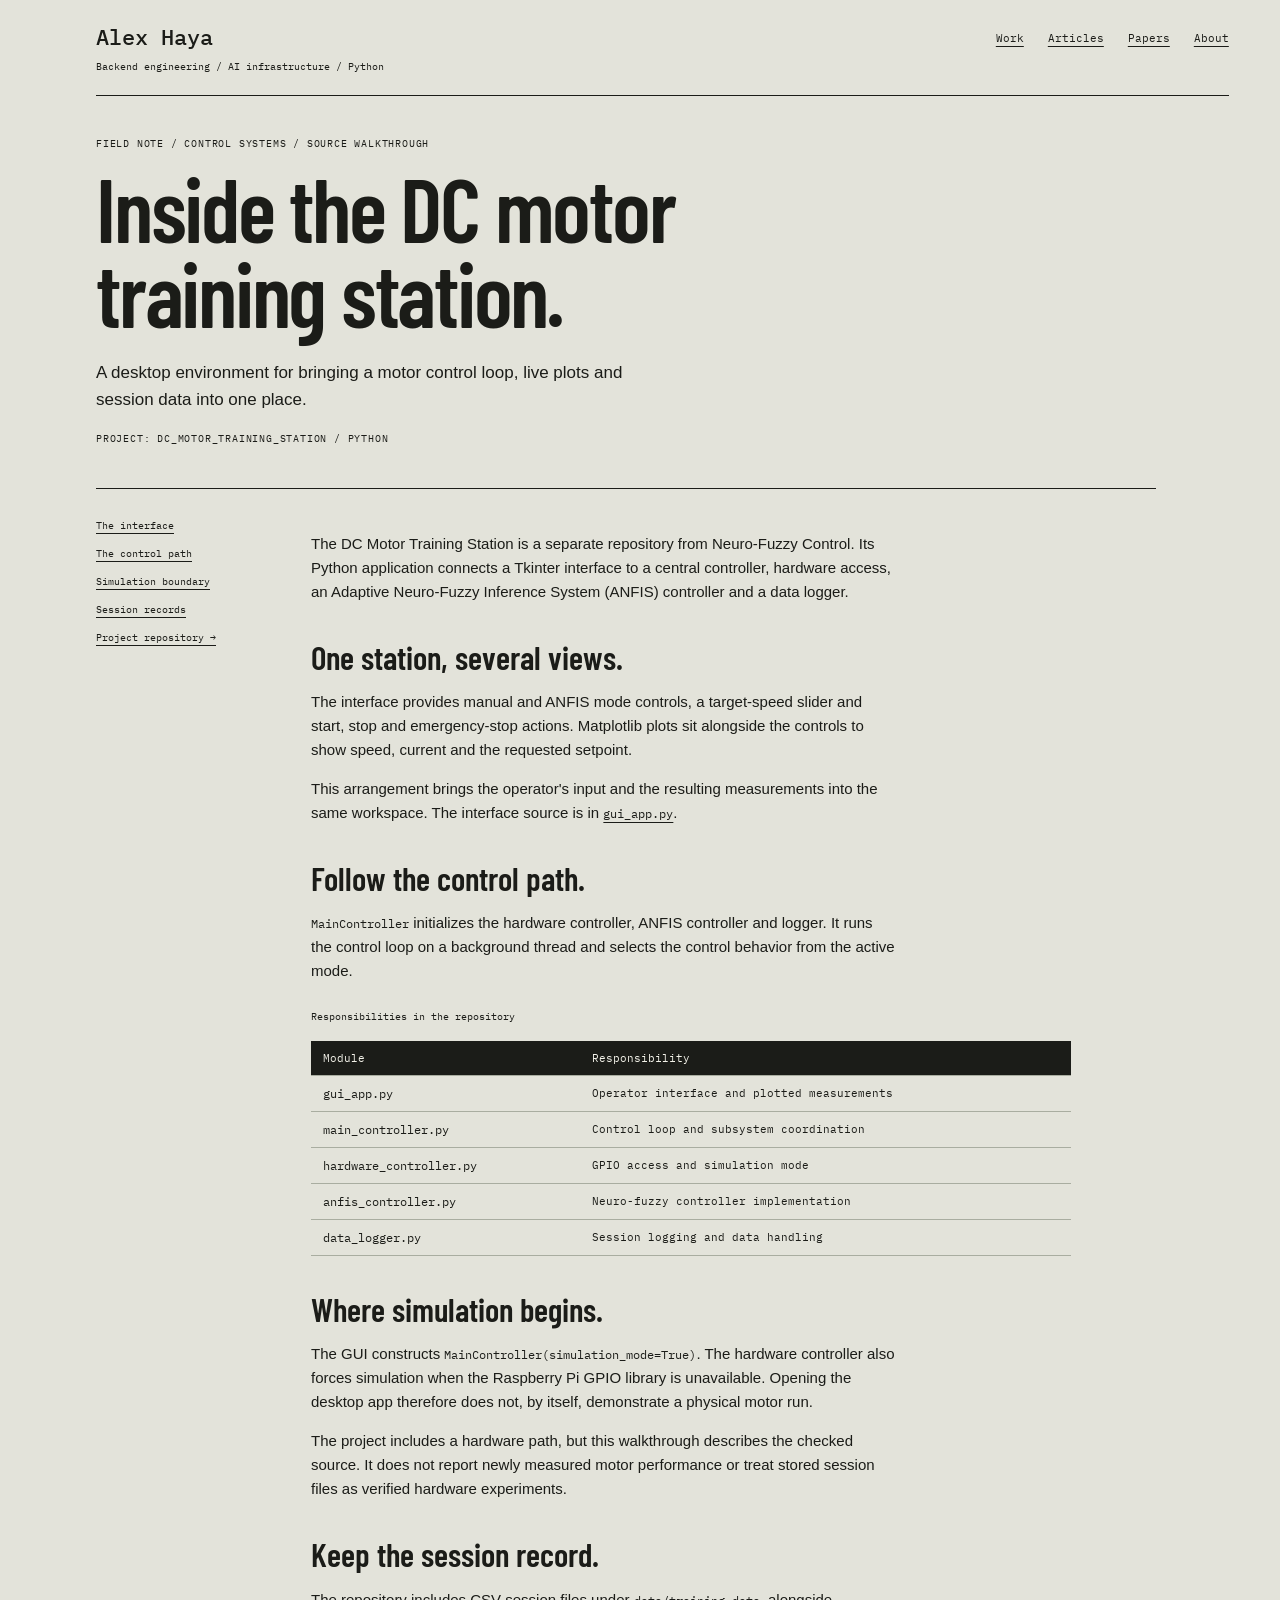
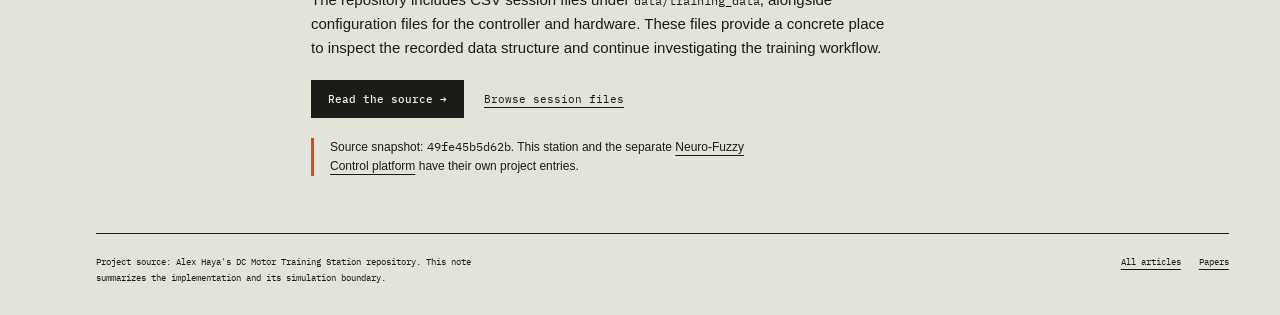
<file: articles/dc-motor-training-station/index.html>
<!doctype html>
<html lang="en"><head><meta charset="utf-8"><meta name="viewport" content="width=device-width,initial-scale=1"><meta name="robots" content="index,follow"><meta name="description" content="A source walkthrough of Alex Haya's DC Motor Training Station: desktop control, ANFIS, simulation and session logging."><title>Inside the DC Motor Training Station | Alex Haya</title><link rel="stylesheet" href="../../assets/assembly.css"><link rel="canonical" href="https://alexhaya4.github.io/alexhaya4/articles/dc-motor-training-station/"></head><body>
<a class="skip" href="#main">Skip to content</a><header class="mast"><div><a class="wordmark" href="../../">Alex Haya</a><div class="disciplines">Backend engineering / AI infrastructure / Python</div></div><nav aria-label="Main"><a href="../../#project-index">Work</a><a href="../../#articles">Articles</a><a href="../../papers/">Papers</a><a href="../../#about">About</a></nav></header>
<main class="folio" id="main"><header class="document-header"><p class="eyebrow">Field note / Control systems / Source walkthrough</p><h1>Inside the DC motor training station.</h1><p class="deck">A desktop environment for bringing a motor control loop, live plots and session data into one place.</p><p class="eyebrow">Project: dc_motor_training_station / Python</p></header>
<div class="document-layout"><aside class="document-aside" aria-label="Article contents"><a href="#interface">The interface</a><a href="#control">The control path</a><a href="#simulation">Simulation boundary</a><a href="#records">Session records</a><a href="https://github.com/alexhaya4/dc_motor_training_station">Project repository →</a></aside>
<article class="prose"><p>The DC Motor Training Station is a separate repository from Neuro-Fuzzy Control. Its Python application connects a Tkinter interface to a central controller, hardware access, an Adaptive Neuro-Fuzzy Inference System (ANFIS) controller and a data logger.</p>
<h2 id="interface">One station, several views.</h2><p>The interface provides manual and ANFIS mode controls, a target-speed slider and start, stop and emergency-stop actions. Matplotlib plots sit alongside the controls to show speed, current and the requested setpoint.</p><p>This arrangement brings the operator's input and the resulting measurements into the same workspace. The interface source is in <a href="https://github.com/alexhaya4/dc_motor_training_station/blob/49fe45b5d62b5fe165ece7f6133a2a44ebb50919/src/gui_app.py"><code>gui_app.py</code></a>.</p>
<h2 id="control">Follow the control path.</h2><p><code>MainController</code> initializes the hardware controller, ANFIS controller and logger. It runs the control loop on a background thread and selects the control behavior from the active mode.</p>
<div class="table-scroll"><table><caption>Responsibilities in the repository</caption><thead><tr><th scope="col">Module</th><th scope="col">Responsibility</th></tr></thead><tbody><tr><td><code>gui_app.py</code></td><td>Operator interface and plotted measurements</td></tr><tr><td><code>main_controller.py</code></td><td>Control loop and subsystem coordination</td></tr><tr><td><code>hardware_controller.py</code></td><td>GPIO access and simulation mode</td></tr><tr><td><code>anfis_controller.py</code></td><td>Neuro-fuzzy controller implementation</td></tr><tr><td><code>data_logger.py</code></td><td>Session logging and data handling</td></tr></tbody></table></div>
<h2 id="simulation">Where simulation begins.</h2><p>The GUI constructs <code>MainController(simulation_mode=True)</code>. The hardware controller also forces simulation when the Raspberry Pi GPIO library is unavailable. Opening the desktop app therefore does not, by itself, demonstrate a physical motor run.</p><p>The project includes a hardware path, but this walkthrough describes the checked source. It does not report newly measured motor performance or treat stored session files as verified hardware experiments.</p>
<h2 id="records">Keep the session record.</h2><p>The repository includes CSV session files under <code>data/training_data</code>, alongside configuration files for the controller and hardware. These files provide a concrete place to inspect the recorded data structure and continue investigating the training workflow.</p><div class="paper-links"><a class="ink-link" href="https://github.com/alexhaya4/dc_motor_training_station/tree/49fe45b5d62b5fe165ece7f6133a2a44ebb50919/src">Read the source →</a><a href="https://github.com/alexhaya4/dc_motor_training_station/tree/49fe45b5d62b5fe165ece7f6133a2a44ebb50919/data/training_data">Browse session files</a></div>
<p class="caution">Source snapshot: <code>49fe45b5d62b</code>. This station and the separate <a href="https://github.com/alexhaya4/dc-motor-neuro-fuzzy">Neuro-Fuzzy Control platform</a> have their own project entries.</p></article></div></main>
<footer class="review-foot"><p>Project source: Alex Haya's DC Motor Training Station repository. This note summarizes the implementation and its simulation boundary.</p><div class="foot-links"><a href="../../#articles">All articles</a><a href="../../papers/">Papers</a></div></footer></body></html>
</file>
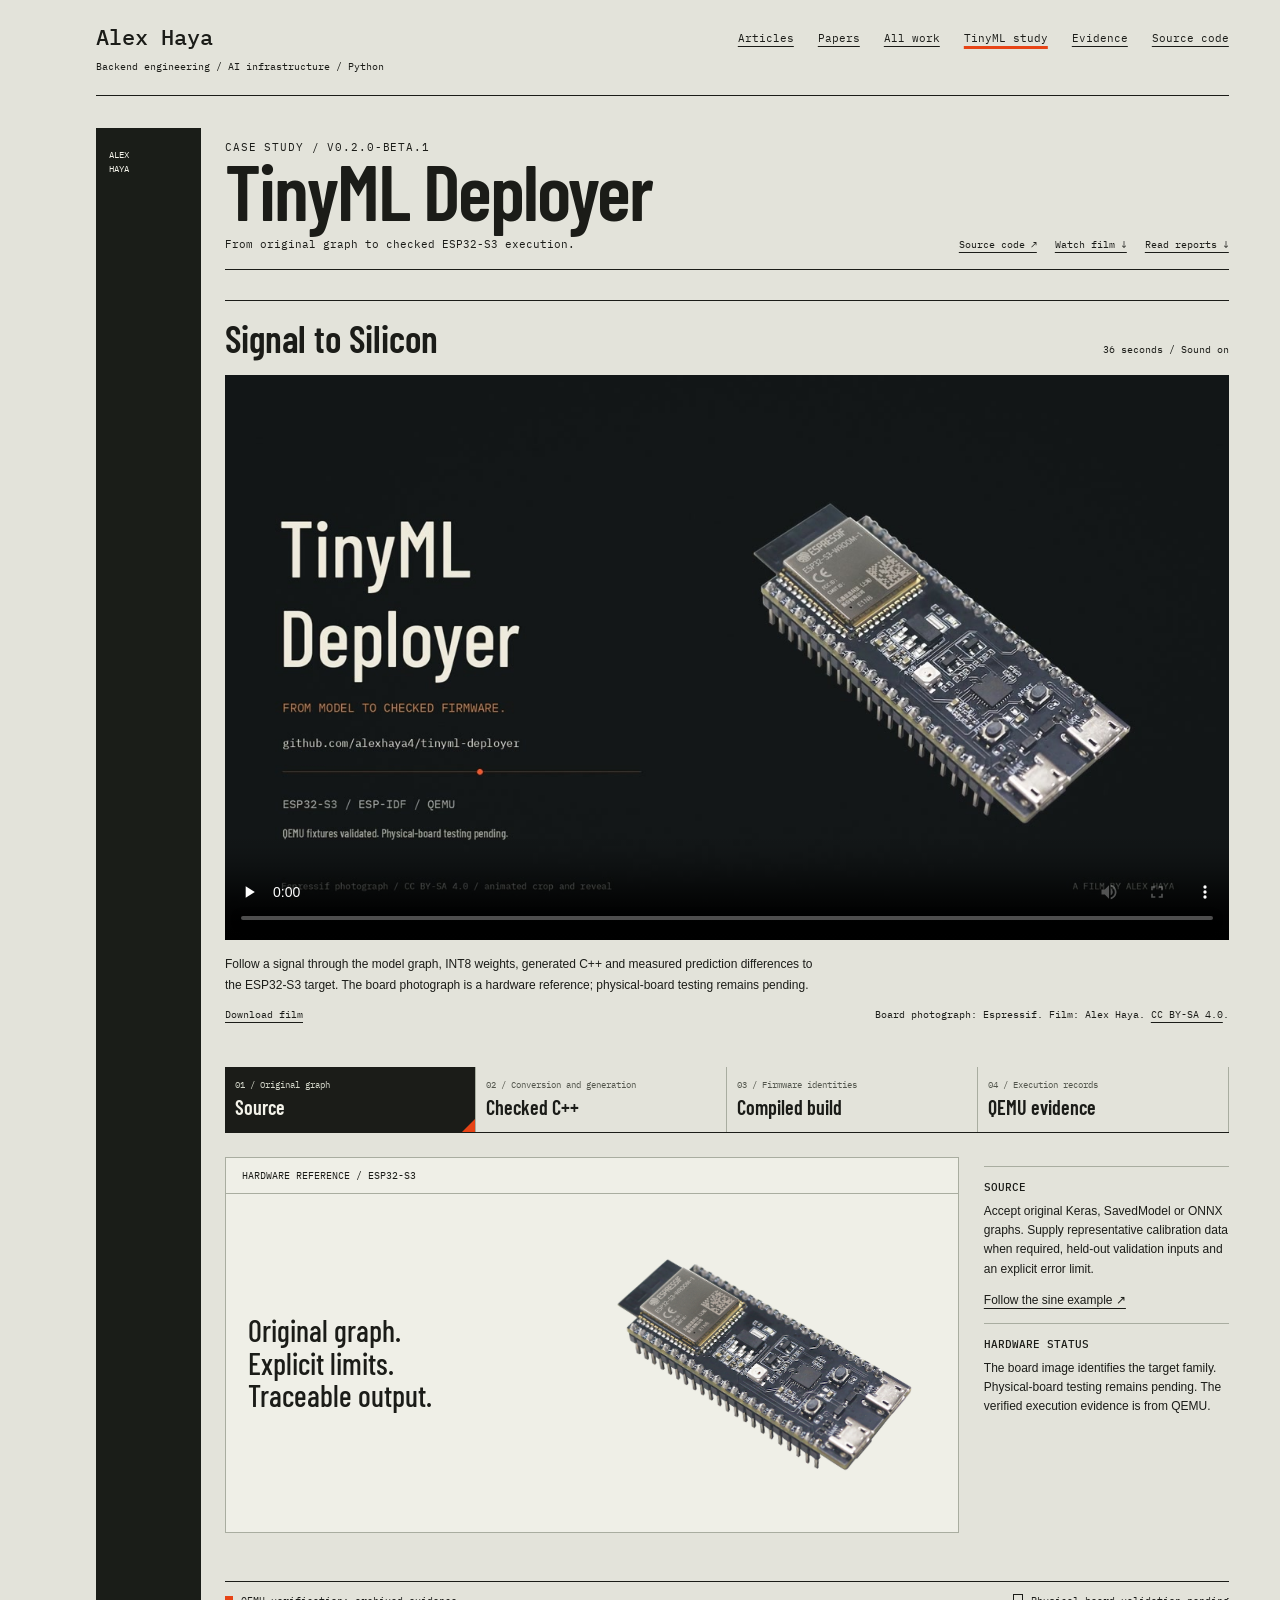
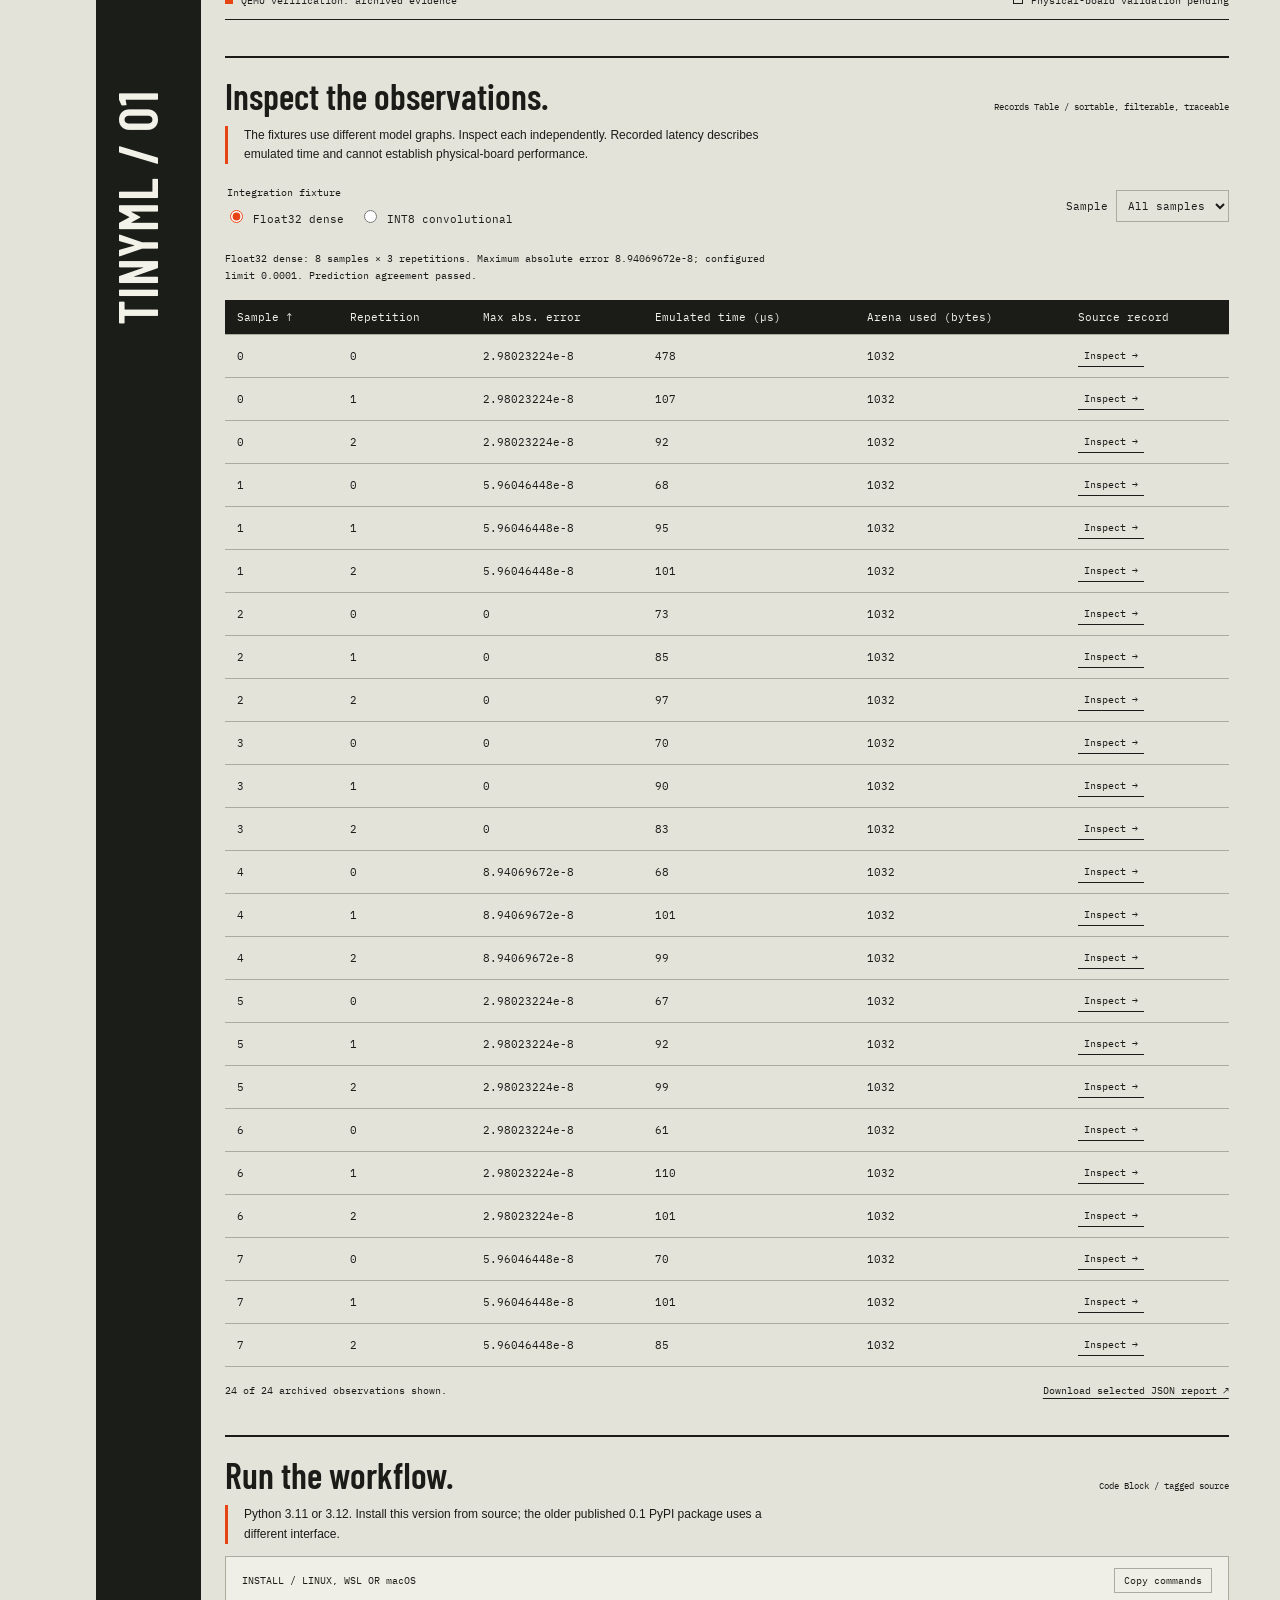
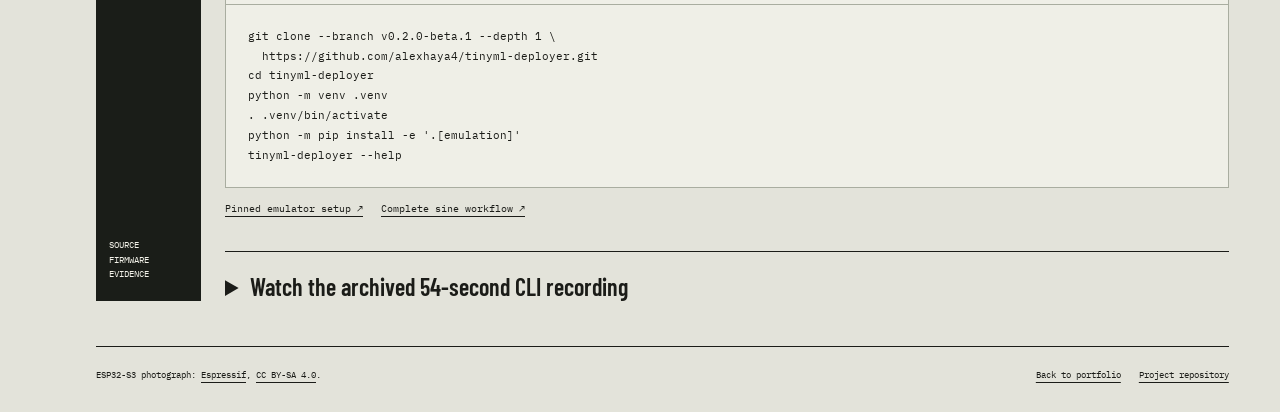
<file: projects/tinyml-deployer/index.html>
<!doctype html>
<html lang="en"><head><meta charset="utf-8"><meta name="viewport" content="width=device-width,initial-scale=1"><meta name="robots" content="index,follow"><title>TinyML Deployer | Alex Haya</title><link rel="canonical" href="https://alexhaya4.github.io/alexhaya4/tinyml/"><meta http-equiv="refresh" content="0; url=../../tinyml/"></head><body><main><h1>TinyML Deployer</h1><p><a href="../../tinyml/">Open the updated TinyML case study and Signal to Silicon film.</a></p></main><script>const target = new URL('../../tinyml/', location.href); target.search = location.search; target.hash = location.hash; location.replace(target.href);</script></body></html>
</file>
<file: assets/assembly.css>
@import url("./fonts.css");
:root{--paper:#e3e3da;--sheet:#efefe7;--ink:#1b1c18;--muted:#53564d;--line:#a9ada0;--accent:#e74416;--accent-ink:#b83210;--dark:#1a1d18;--light:#f3f2e9;--mono:"IBM Plex Mono",monospace;--display:"Barlow Condensed","Arial Narrow",sans-serif}
*{box-sizing:border-box}
html{scroll-behavior:smooth}
body{margin:0;background:var(--paper);color:var(--ink);font-family:Arial,Helvetica,sans-serif;font-size:15px;line-height:1.6}
a{color:inherit;text-underline-offset:4px}
button,input,select{font:inherit;color:inherit}
button,a,input,select,summary{touch-action:manipulation}
button{cursor:pointer}
button:focus-visible,a:focus-visible,input:focus-visible,select:focus-visible,summary:focus-visible{outline:3px solid var(--accent);outline-offset:5px}
button:disabled{cursor:wait}
[hidden]{display:none!important}
img,video{max-width:100%;height:auto;display:block}
.skip{position:absolute;top:-80px;left:20px;z-index:50;background:var(--ink);color:var(--light);padding:12px}
.skip:focus{top:12px}
.review{padding:8px 4vw;background:var(--dark);color:var(--light);font:10px var(--mono);letter-spacing:.05em;display:flex;justify-content:space-between;gap:12px;flex-wrap:wrap}
.review strong{font-weight:500;color:#ff9b7b}
.mast{margin:0 4vw 0 7.5vw;padding:25px 0 21px;border-bottom:1px solid var(--ink);display:flex;justify-content:space-between;gap:24px;align-items:flex-start}
.wordmark{font:500 22px var(--mono);text-decoration:none;line-height:1.1}
.mast .disciplines{font:10px/1.5 var(--mono);margin-top:7px;max-width:300px}
.mast nav{display:flex;gap:24px;flex-wrap:wrap;font:11px var(--mono);padding-top:6px}
.mast nav a[aria-current]{text-decoration-color:var(--accent);text-decoration-thickness:3px}
.folio{position:relative;max-width:1510px;margin:auto;padding:0 4vw 0 7.5vw}
.surname{position:absolute;left:-.07em;top:40px;font:700 clamp(110px,15vw,215px)/.74 var(--display);writing-mode:vertical-rl;transform:rotate(180deg);letter-spacing:-.045em;pointer-events:none}
.assembly-home{position:relative;display:grid;grid-template-columns:170px minmax(0,1fr);gap:22px;padding-top:34px}
.intro-rail{padding-top:375px;z-index:1}
.eyebrow{font:10px/1.5 var(--mono);text-transform:uppercase;letter-spacing:.08em;margin:0 0 14px}
.intro-rail p{font-size:12px;line-height:1.65;margin:0 0 18px}
.stack{position:relative;height:610px;min-width:0}
.layer{position:absolute;width:77%;height:430px;background:var(--sheet);border:1px solid #767d6c;box-shadow:8px 11px 0 #00000012;transition:transform .5s cubic-bezier(.22,1,.36,1),box-shadow .5s;overflow:visible}
.layer::after{content:"";position:absolute;right:9px;top:9px;width:11px;height:11px;border-top:6px solid var(--accent);border-right:6px solid var(--accent);pointer-events:none}
.layer[data-position="front"]{z-index:3;transform:translate(0,130px)}
.layer[data-position="middle"]{z-index:2;transform:translate(13%,65px)}
.layer[data-position="back"]{z-index:1;transform:translate(26%,0)}
.layer-select{border:0;border-bottom:1px solid var(--line);background:transparent;display:flex;align-items:center;gap:14px;width:100%;height:64px;text-align:left;padding:10px 24px;font:600 clamp(21px,2.4vw,32px)/1 var(--display)}
.layer-select .number{font:12px var(--mono);color:var(--accent-ink)}
.layer-content{padding:22px 25px;position:relative;height:365px;overflow:visible}
.layer:not([data-position="front"]) .layer-content{visibility:hidden}
.layer-summary{width:44%;font:500 clamp(20px,2.2vw,30px)/1.12 var(--display);position:relative;z-index:2;margin:0}
.board-object{position:absolute;width:66%;right:-14%;top:30px;transform:rotate(-13deg);filter:drop-shadow(3px 12px 6px #00000024)}
.construction{position:absolute;inset:18px;background-image:linear-gradient(#7b826415 1px,transparent 1px),linear-gradient(90deg,#7b826415 1px,transparent 1px);background-size:30px 30px;pointer-events:none}
.object-caption{position:absolute;left:25px;bottom:78px;width:43%;font:9px/1.5 var(--mono);color:var(--muted);margin:0}
.layer-link{position:absolute;bottom:22px;left:25px;text-decoration:none;background:var(--accent-ink);color:#fff9ec;padding:9px 18px;font:500 11px var(--mono)}
.layer-link:hover{background:var(--ink)}
.typographic-object{position:absolute;right:20px;top:30px;font:700 clamp(70px,10vw,150px)/.8 var(--display);text-align:right;letter-spacing:-.04em;color:#69765a}
.layer-content .pipeline-mini{position:absolute;bottom:31px;right:24px;font:9px var(--mono);text-transform:uppercase;writing-mode:vertical-rl}
.project-ledger{border-top:1px solid var(--ink);margin-top:4px;display:grid;grid-template-columns:repeat(4,1fr)}
.ledger-button{border:0;border-right:1px solid var(--line);border-bottom:1px solid var(--line);background:transparent;text-align:left;padding:15px 12px;font:600 17px var(--display)}
.ledger-button span{display:block;font:9px var(--mono);color:var(--muted);margin-bottom:5px}
.ledger-button[aria-pressed="true"]{background:var(--ink);color:var(--light)}
.ledger-button[aria-pressed="true"] span{color:#d4d7ca}
.neuro{border-top:1px solid var(--ink);padding:25px 0 30px;margin-top:24px;display:grid;grid-template-columns:1fr 1fr;gap:30px}
.neuro h2{font:600 30px/1.05 var(--display);margin:0 0 10px}
.neuro p{max-width:65ch;margin:0}
.project-main{display:grid;grid-template-columns:105px minmax(0,1fr);margin-top:32px;gap:24px;align-items:start}
.project-spine{background:var(--dark);color:var(--light);align-self:stretch;display:flex;flex-direction:column;justify-content:space-between;min-height:680px;padding:20px 13px}
.project-spine .vertical{writing-mode:vertical-rl;transform:rotate(180deg);font:600 55px/1 var(--display);letter-spacing:.015em}
.project-spine .small{font:9px/1.6 var(--mono)}
.project-title{display:flex;justify-content:space-between;gap:24px;align-items:end;border-bottom:1px solid var(--ink);padding:0 0 18px;margin-bottom:24px}
.project-title h1{font:600 clamp(45px,6.2vw,88px)/.9 var(--display);letter-spacing:-.025em;margin:0}
.project-title p{font:11px var(--mono);margin:12px 0 0}
.text-links{display:flex;gap:18px;flex-wrap:wrap;font:10px var(--mono)}
.stage-tabs{display:grid;grid-template-columns:repeat(4,1fr);border-bottom:1px solid var(--ink);margin:0 0 24px}
.stage-tab{background:none;border:0;border-right:1px solid var(--line);text-align:left;padding:12px 10px 15px;position:relative;font:600 20px/1 var(--display)}
.stage-tab span{display:block;font:9px var(--mono);margin-bottom:7px;color:var(--muted)}
.stage-tab[aria-selected="true"]{background:var(--ink);color:var(--light)}
.stage-tab[aria-selected="true"] span{color:#d4d7ca}
.stage-tab[aria-selected="true"]::after{content:"";position:absolute;right:0;bottom:0;border-left:13px solid transparent;border-bottom:13px solid var(--accent)}
.stage-panel{display:grid;grid-template-columns:minmax(0,1fr) 245px;gap:25px;align-items:start;min-height:400px}
.stage-artifact{position:relative;border:1px solid var(--line);background:var(--sheet);min-width:0}
.artifact-head{border-bottom:1px solid var(--line);padding:11px 16px;display:flex;justify-content:space-between;gap:12px;align-items:center;font:10px var(--mono);overflow-wrap:anywhere}
.artifact-head button{background:transparent;border:1px solid var(--line);padding:5px 9px;font:10px var(--mono)}
.artifact-body{padding:22px}
.artifact-body h2,.stage-note h2{font:600 33px/1 var(--display);margin:0 0 16px}
.artifact-body p{max-width:60ch}
.artifact-body code,.stage-note code{font:11px var(--mono);overflow-wrap:anywhere}
.artifact-board{position:relative;display:grid;grid-template-columns:1fr 1fr;align-items:center;gap:12px;min-height:270px}
.artifact-board img{width:100%;transform:rotate(-9deg)}
.artifact-board p{font:500 30px/1.08 var(--display)}
.artifact-body pre{margin:0;font:11px/1.8 var(--mono);overflow:auto;max-height:420px;tab-size:2;white-space:pre}
.stage-note{padding-top:9px;font-size:12px}
.stage-note .note-line{border-top:1px solid var(--line);padding:13px 0}
.stage-note h3{font:500 11px var(--mono);text-transform:uppercase;margin:0 0 8px}
.stage-note p{margin:0 0 12px}
.status-line{margin:24px 0;border-top:1px solid var(--ink);border-bottom:1px solid var(--ink);display:flex;justify-content:space-between;gap:15px;padding:12px 0;font:10px var(--mono);flex-wrap:wrap}
.status-dot::before{content:"";display:inline-block;width:8px;height:8px;background:var(--accent);margin-right:8px}
.status-dot.pending::before{background:transparent;border:1px solid var(--ink)}
.task-list{margin:0;padding:0;list-style:none}
.task-list li{border-bottom:1px solid var(--line)}
.task-list summary{display:flex;justify-content:space-between;gap:20px;padding:12px 0;font:12px var(--mono);cursor:pointer}
.task-list summary::before{content:"+";color:var(--accent-ink)}
.task-list details[open] summary::before{content:"−"}
.task-list summary strong{font-weight:500;margin-left:auto;font-size:10px}
.task-list details p{font-size:12px;max-width:70ch;margin:0 0 12px}
.section-rule{display:flex;align-items:baseline;justify-content:space-between;gap:20px;border-top:2px solid var(--ink);margin-top:36px;padding-top:20px}
.section-rule h2{font:600 36px/1 var(--display);margin:0}
.section-rule p{font:9px var(--mono);margin:0}
.evidence-controls{display:flex;align-items:center;justify-content:space-between;gap:20px;flex-wrap:wrap;margin:22px 0 14px}
fieldset{padding:0;border:0;margin:0;display:flex;gap:15px;flex-wrap:wrap}
legend{font:10px var(--mono);margin-bottom:8px}
label{font:11px var(--mono)}
input[type="radio"]{accent-color:var(--accent)}
select{background:transparent;border:1px solid var(--line);padding:7px;font:11px var(--mono);margin-left:8px}
.table-scroll{overflow:auto}
table{width:100%;border-collapse:collapse;font:11px var(--mono);font-variant-numeric:tabular-nums;text-align:left}
caption{text-align:left;font:10px/1.7 var(--mono);padding:10px 0 16px;max-width:90ch}
th,td{padding:10px 12px;border-bottom:1px solid var(--line);white-space:nowrap}
th{background:var(--ink);color:var(--light);font-weight:400}
th button{padding:0;border:0;background:none;color:inherit;text-align:left;font:inherit}
td button{padding:4px 6px;border:0;border-bottom:1px solid var(--ink);background:transparent;font:10px var(--mono)}
tbody tr:hover{background:#d4d6ca}
.table-meta{display:flex;justify-content:space-between;gap:15px;flex-wrap:wrap;font:10px/1.7 var(--mono);margin-top:15px}
.caution{border-left:3px solid var(--accent);padding-left:16px;font-size:12px;max-width:86ch}
.archive-film{margin-top:36px;border-top:1px solid var(--ink);padding-top:20px}
.archive-film summary{cursor:pointer;font:600 24px var(--display)}
.archive-film video{width:100%;max-width:900px;margin-top:16px}
.archive-film p{font-size:12px;max-width:80ch}
.project-film{margin:30px 0 44px;scroll-margin-top:24px}
.film-heading{display:flex;justify-content:space-between;align-items:baseline;gap:18px;border-top:1px solid var(--ink);padding-top:14px;margin-bottom:14px;flex-wrap:wrap}
.film-heading h2{font:600 clamp(25px,4vw,38px) var(--display);margin:0}
.film-heading p{font:10px var(--mono);margin:0}
.project-film video{width:100%;height:auto;aspect-ratio:16/9;background:#121516}
.project-film>p{font-size:12px;line-height:1.75;max-width:90ch;margin:14px 0 10px}
.film-links{display:flex;justify-content:space-between;align-items:baseline;gap:12px 24px;flex-wrap:wrap;font:10px/1.7 var(--mono)}
.review-foot{margin:45px 4vw 0 7.5vw;border-top:1px solid var(--ink);padding:20px 0 28px;display:flex;justify-content:space-between;gap:30px;font:9px/1.8 var(--mono)}
.review-foot p{max-width:80ch;margin:0}
.foot-links{display:flex;gap:18px;flex-wrap:wrap;align-content:start}
.notice{font:11px var(--mono);padding:15px;background:#f7c8b7;color:#3a1c11}
.loading{font:11px var(--mono)}
.sr-only{position:absolute;width:1px;height:1px;clip:rect(0,0,0,0);overflow:hidden;white-space:nowrap}
dialog{border:1px solid var(--ink);padding:0;background:var(--sheet);color:var(--ink);width:min(680px,calc(100% - 30px));max-height:88vh;box-shadow:14px 14px 0 #00000025}
dialog::backdrop{background:#111a1177}
.dialog-head{display:flex;justify-content:space-between;align-items:center;gap:20px;border-bottom:1px solid var(--line);padding:17px 22px}
.dialog-head h2{font:600 30px var(--display);margin:0}
.dialog-head button{border:1px solid var(--ink);background:transparent;padding:5px 12px;font:11px var(--mono)}
.dialog-content{padding:22px;overflow-wrap:anywhere}
.dialog-content pre{font:11px/1.7 var(--mono);white-space:pre-wrap;overflow-wrap:anywhere}
.dialog-content dl{font:10px/1.7 var(--mono)}
.dialog-content dt{margin-top:10px;color:var(--muted)}
.dialog-content dd{margin:0}
@media(min-width:1700px){.surname{left:-50px}}
@media(max-width:1100px){.assembly-home{grid-template-columns:125px 1fr}.intro-rail{padding-top:350px}.stage-panel{grid-template-columns:1fr}.stage-note{display:grid;grid-template-columns:1fr 1fr;gap:20px}.stage-note .note-line{margin:0}.project-main{grid-template-columns:72px 1fr;gap:18px}.project-spine .vertical{font-size:43px}.layer-summary{font-size:25px}.object-caption{font-size:8px}}
@media(max-width:760px){.mast,.review-foot{margin-left:20px;margin-right:20px}.mast{flex-direction:column;gap:16px;padding-top:20px}.mast nav{gap:18px}.folio{padding:0 20px}.surname{display:none}.assembly-home{display:flex;flex-direction:column;padding-top:24px;gap:15px}.intro-rail{padding:0;order:2}.intro-rail p{max-width:62ch}.stack{height:510px;width:100%}.layer{width:84%;height:360px}.layer[data-position="front"]{transform:translate(0,115px)}.layer[data-position="middle"]{transform:translate(8%,57px)}.layer[data-position="back"]{transform:translate(16%,0)}.layer-select{height:57px;font-size:24px;padding:10px 15px;gap:10px}.layer-content{height:302px;padding:18px 15px}.layer-summary{font-size:26px;width:52%}.board-object{width:65%;right:-13%;top:57px}.object-caption{left:15px;bottom:70px;width:48%;font-size:8px}.layer-link{left:15px;bottom:17px;padding:8px 12px}.typographic-object{font-size:105px;top:35px;right:15px}.layer-content .pipeline-mini{display:none}.project-ledger{grid-template-columns:1fr 1fr}.ledger-button{font-size:18px;padding:12px}.neuro{grid-template-columns:1fr;gap:15px}.project-main{display:block;margin-top:24px}.project-spine{display:none}.project-title{display:block}.project-title h1{font-size:59px}.project-title .text-links{margin-top:18px}.stage-tabs{grid-template-columns:1fr 1fr}.stage-tab{font-size:22px;min-height:68px;border-bottom:1px solid var(--line)}.stage-panel{min-height:0}.stage-note{grid-template-columns:1fr}.artifact-body{padding:18px}.artifact-body pre{font-size:10px}.artifact-board p{font-size:25px}.artifact-head{font-size:9px;padding:10px}.section-rule{display:block}.section-rule p{margin-top:8px}.review-foot{flex-direction:column;gap:16px}.evidence-controls{align-items:start}.status-line{font-size:9px}.board-object{filter:drop-shadow(2px 8px 4px #00000020)}}
@media(max-width:390px){.layer-summary{font-size:23px}.layer-select{font-size:21px}.layer{width:85%}.review{font-size:9px}.artifact-board{grid-template-columns:1fr}.artifact-board img{max-width:220px;margin:auto}.project-title h1{font-size:50px}.stack{height:500px}}
@media(prefers-reduced-motion:reduce){html{scroll-behavior:auto}.layer{transition:none}}

/* Project register and publication desk. */
.catalogue{border-top:2px solid var(--ink);margin-top:60px;padding-top:25px;scroll-margin-top:24px}
.catalogue-heading{display:grid;grid-template-columns:1fr 1fr;gap:35px;align-items:end;margin-bottom:30px}
.catalogue h2{font:600 clamp(38px,5vw,67px)/.96 var(--display);letter-spacing:-.02em;margin:0}
.catalogue-heading>p{max-width:49ch;margin:0;color:var(--muted);font-size:13px}
.register-row{border-top:1px solid var(--line);display:grid;grid-template-columns:55px minmax(0,1fr) 145px;gap:25px;padding:24px 0;align-items:start}
.register-number{font:500 12px var(--mono);color:var(--accent-ink);padding-top:5px}
.register-row h3{font:600 31px/1.05 var(--display);margin:0 0 12px}
.register-row h3 a{text-decoration:none}
.register-row h3 a:hover{text-decoration:underline}
.register-row p{font-size:13px;max-width:72ch;margin:0 0 8px}
.register-row .eyebrow{font:9px/1.6 var(--mono);margin-bottom:7px}
.register-row .register-note{font:10px/1.6 var(--mono);color:var(--muted)}
.register-action{font:500 10px/1.7 var(--mono);white-space:normal;padding-top:7px}
.writing-section{display:grid;grid-template-columns:1fr 1fr;gap:0 36px}
.writing-section .catalogue-heading{grid-column:1/-1}
.article-entry{display:block;text-decoration:none;border-top:1px solid var(--ink);padding:22px 0 8px}
.article-entry h3{font:600 clamp(30px,3.8vw,48px)/1 var(--display);max-width:17ch;margin:12px 0 18px}
.article-entry p{font-size:13px;max-width:48ch;color:var(--muted)}
.article-entry:hover h3{text-decoration:underline;text-decoration-color:var(--accent-ink)}
.paper-teaser{display:grid;grid-template-columns:1fr 1fr;gap:35px;background:var(--sheet);padding:28px;margin-bottom:20px}
.paper-teaser p{font-size:13px;max-width:50ch}
.paper-teaser ol{list-style:decimal-leading-zero;margin:0;padding:0 0 0 32px;align-self:center}
.paper-teaser li{font:500 24px/1.25 var(--display);padding:16px 0;border-bottom:1px solid var(--line)}
.paper-teaser li::marker{color:var(--accent-ink);font:11px var(--mono)}
.ink-link{display:inline-block;background:var(--ink);color:var(--light);padding:12px 17px;font:500 11px var(--mono);margin-top:14px;text-decoration:none}
.document-header{border-bottom:1px solid var(--ink);margin:40px 0 28px;padding-bottom:28px;max-width:1060px}
.document-header h1{font:600 clamp(45px,7vw,95px)/.95 var(--display);letter-spacing:-.025em;margin:0 0 24px;max-width:19ch}
.document-header .deck{max-width:62ch;font-size:17px;line-height:1.6}
.document-layout{display:grid;grid-template-columns:170px minmax(0,760px);gap:45px;align-items:start}
.document-aside{font:10px/1.8 var(--mono)}
.document-aside a{display:block;margin-bottom:10px}
.prose{max-width:760px;min-width:0}
.prose h2{font:600 33px/1.1 var(--display);margin:35px 0 15px}
.prose p{max-width:70ch}
.prose li{margin:10px 0}
.prose table{font-size:11px}
.prose td,.prose th{white-space:normal;vertical-align:top}
.prose code{font:12px var(--mono);overflow-wrap:anywhere}
.paper-record{display:grid;grid-template-columns:65px minmax(0,1fr);gap:25px;border-top:1px solid var(--ink);padding:30px 0}
.paper-record .paper-mark{font:600 46px/1 var(--display);color:var(--accent-ink)}
.paper-record h2{font:600 clamp(30px,4vw,46px)/1.05 var(--display);margin:10px 0 18px;max-width:29ch}
.paper-record p{font-size:14px;max-width:75ch}
.paper-record .eyebrow{font:10px var(--mono)}
.paper-links{display:flex;gap:20px;flex-wrap:wrap;align-items:center;margin:20px 0;font:11px var(--mono)}
.paper-links .ink-link{margin:0}
.citation{border-top:1px solid var(--line);padding-top:12px;max-width:80ch;font-size:12px}
.citation summary{cursor:pointer;font:10px var(--mono)}
@media(max-width:760px){.catalogue{margin-top:40px}.catalogue-heading,.paper-teaser,.document-layout{grid-template-columns:1fr;gap:22px}.catalogue-heading{align-items:start}.register-row{grid-template-columns:27px minmax(0,1fr);gap:15px;padding:20px 0}.register-action{grid-column:2}.writing-section{grid-template-columns:1fr;gap:24px}.writing-section .catalogue-heading{margin-bottom:0}.article-entry h3{max-width:22ch}.paper-teaser{padding:22px}.paper-teaser ol{padding-left:28px}.document-header{margin-top:30px}.document-header .deck{font-size:15px}.document-aside{border-bottom:1px solid var(--line);padding-bottom:15px;display:flex;gap:18px;flex-wrap:wrap}.paper-record{grid-template-columns:35px minmax(0,1fr);gap:16px}.paper-record .paper-mark{font-size:32px}.paper-record h2{font-size:32px}}

.project-alias{font-size:.65em;color:var(--muted)}
.experience-register{display:grid;grid-template-columns:1fr 1fr;gap:0 36px}
.experience-register article{border-top:1px solid var(--line);padding:22px 0}
.experience-register h3{font:600 29px/1.05 var(--display);margin:0 0 8px}
.experience-register p{font-size:13px;max-width:56ch;margin:0 0 10px}
.experience-register .eyebrow{font:9px/1.7 var(--mono)}
.experience-register .experience-org{font:500 11px var(--mono);color:var(--accent-ink)}
.practice-register{display:grid;grid-template-columns:repeat(3,1fr);gap:25px;border-top:1px solid var(--ink);padding:20px 0}
.practice-register p{font-size:12px;margin:0}
.practice-register strong{display:block;font:500 10px var(--mono);margin-bottom:10px;text-transform:uppercase}
.research-note{display:grid;grid-template-columns:1fr 1fr;gap:35px;background:var(--ink);color:var(--light);padding:28px}
.research-note .eyebrow{color:#ff9b7b}
.research-note p{max-width:52ch;font-size:14px}
.research-note .ink-link{background:var(--light);color:var(--ink)}
.research-manuscript{background:var(--sheet);border-top:4px solid var(--accent);padding:28px;margin-bottom:40px;scroll-margin-top:24px}
.research-manuscript h2{font:600 clamp(32px,4vw,48px)/1.04 var(--display);letter-spacing:-.015em;margin:0 0 22px}
.research-manuscript .eyebrow{color:var(--accent-ink)}
.research-manuscript p{font-size:14px;max-width:73ch}
.research-manuscript .research-byline,.research-manuscript .research-availability{font:10px/1.8 var(--mono)}
.research-findings{margin-top:26px;border-top:1px solid var(--line)}
.research-findings dt{font:500 10px var(--mono);text-transform:uppercase;padding-top:18px}
.research-findings dd{margin:8px 0 0;font-size:13px;max-width:76ch}
.research-availability{border-top:1px solid var(--line);padding-top:18px;margin-top:25px}
@media(max-width:760px){.experience-register,.research-note,.practice-register{grid-template-columns:1fr}.practice-register{gap:18px}.research-note{padding:22px;gap:18px}.research-manuscript{padding:20px}.research-manuscript h2{font-size:34px}}
</file>
